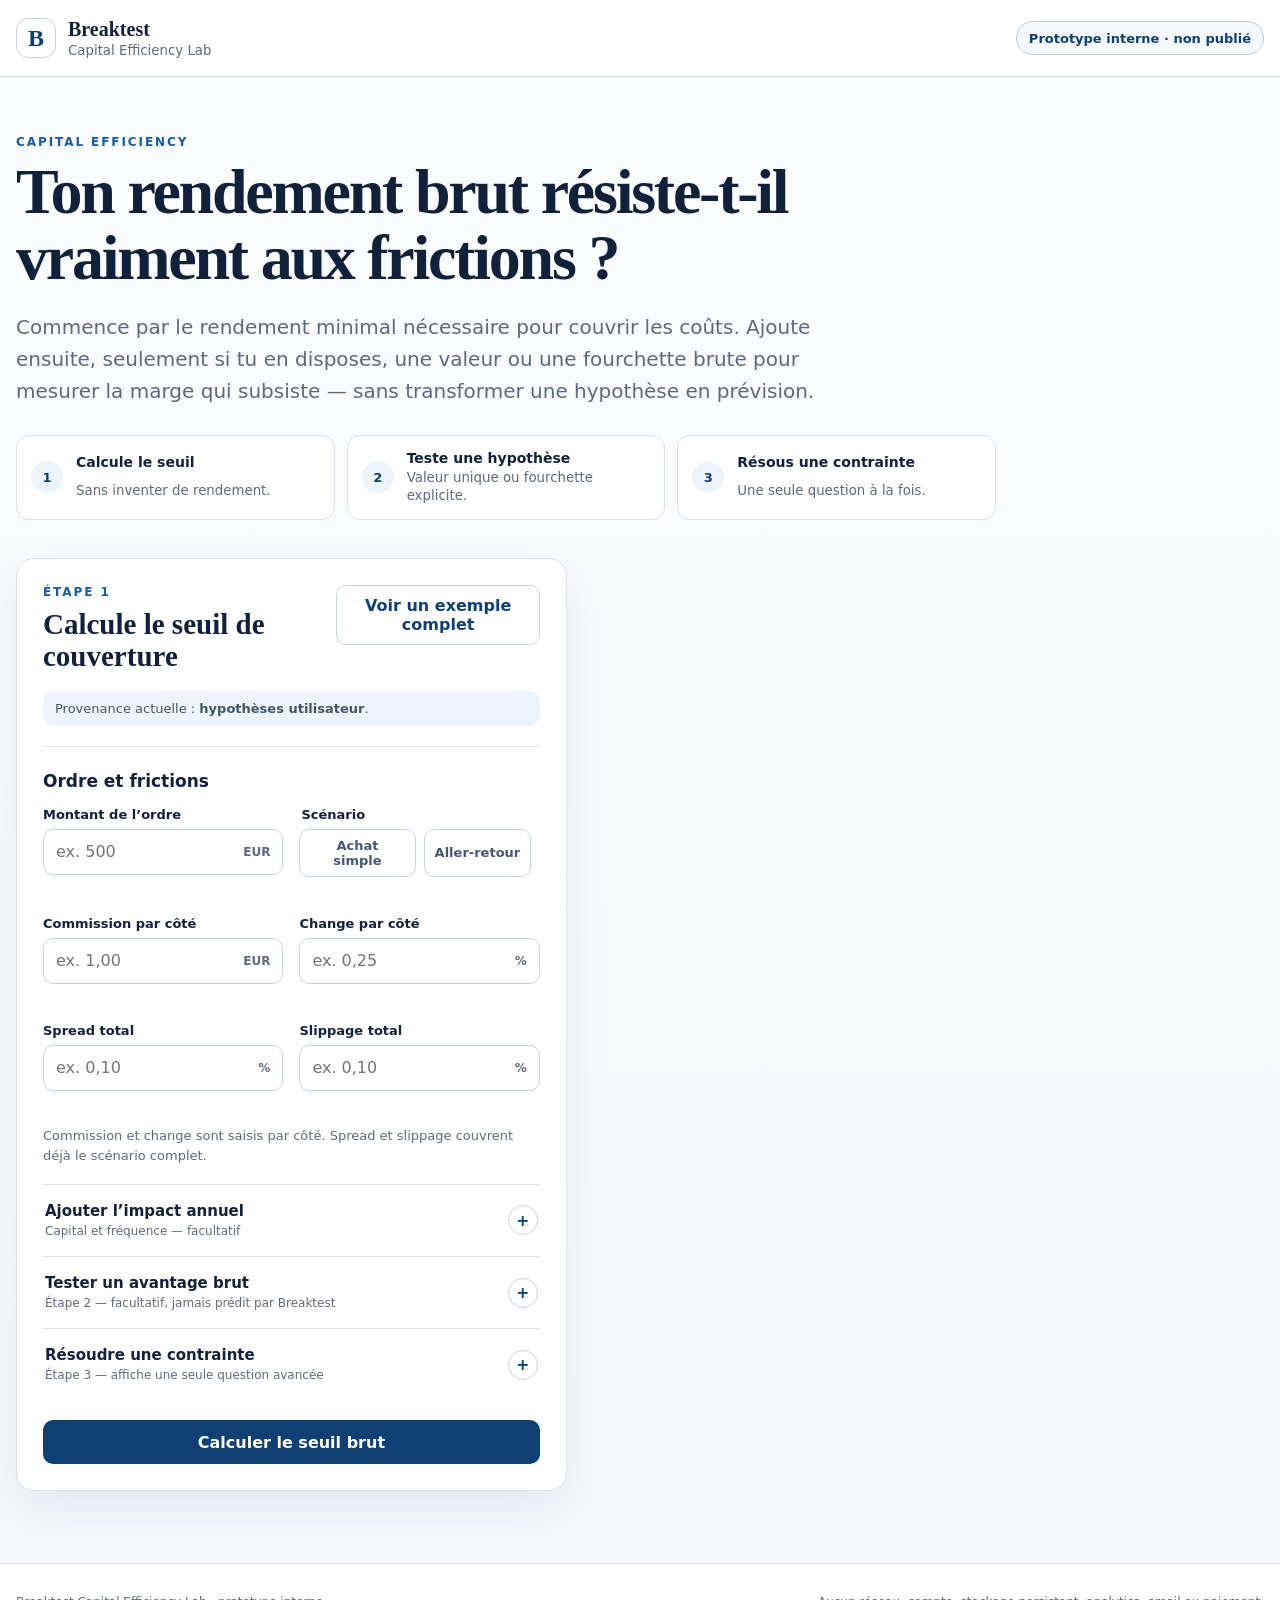
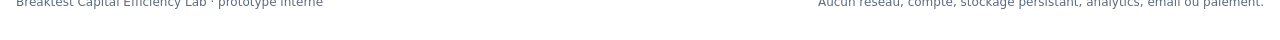
<file: capital_efficiency_lab/index.html>
<!doctype html>
<html lang="fr">
<head>
  <meta charset="utf-8">
  <meta name="viewport" content="width=device-width, initial-scale=1">
  <meta name="description" content="Laboratoire interne Breaktest Capital Efficiency : seuil brut, avantage conservé et stabilité d'une fourchette après frictions.">
  <title>Breaktest — Capital Efficiency Lab</title>
  <link rel="stylesheet" href="styles.css">
</head>
<body>
  <a class="skip-link" href="#lab-form">Aller au laboratoire</a>
  <header class="topbar">
    <div class="shell topbar-inner">
      <div class="brand"><span class="brand-mark" aria-hidden="true">B</span><span><strong>Breaktest</strong><small>Capital Efficiency Lab</small></span></div>
      <div class="status-pill">Prototype interne · non publié</div>
    </div>
  </header>

  <main>
    <section class="hero shell">
      <p class="eyebrow">CAPITAL EFFICIENCY</p>
      <h1>Ton rendement brut résiste-t-il vraiment aux frictions&nbsp;?</h1>
      <p>Commence par le rendement minimal nécessaire pour couvrir les coûts. Ajoute ensuite, seulement si tu en disposes, une valeur ou une fourchette brute pour mesurer la marge qui subsiste — sans transformer une hypothèse en prévision.</p>
      <ol class="journey" aria-label="Parcours en trois étapes">
        <li><span>1</span><strong>Calcule le seuil</strong><small>Sans inventer de rendement.</small></li>
        <li><span>2</span><strong>Teste une hypothèse</strong><small>Valeur unique ou fourchette explicite.</small></li>
        <li><span>3</span><strong>Résous une contrainte</strong><small>Une seule question à la fois.</small></li>
      </ol>
    </section>

    <section class="shell workspace" aria-label="Laboratoire Capital Efficiency">
      <form id="lab-form" class="input-panel" novalidate>
        <div class="panel-heading">
          <div><p class="eyebrow">ÉTAPE 1</p><h2>Calcule le seuil de couverture</h2></div>
          <button id="load-demo" class="button secondary" type="button">Voir un exemple complet</button>
        </div>
        <p id="provenance-banner" class="provenance-banner">Provenance actuelle : <strong>hypothèses utilisateur</strong>.</p>
        <div id="error-summary" class="error-summary" role="alert" hidden></div>

        <div class="form-section compact-first">
          <h3>Ordre et frictions</h3>
          <div class="form-grid">
            <div class="field">
              <label for="orderNotionalEur">Montant de l’ordre</label>
              <div class="input-unit"><input id="orderNotionalEur" name="orderNotionalEur" inputmode="decimal" value="500" aria-describedby="order-error"><b>EUR</b></div>
              <p id="order-error" class="field-error" data-error-for="orderNotionalEur"></p>
            </div>
            <fieldset class="field segmented-field">
              <legend>Scénario</legend>
              <div class="segmented">
                <label><input type="radio" name="sideCount" value="1"><span>Achat simple</span></label>
                <label><input type="radio" name="sideCount" value="2" checked><span>Aller-retour</span></label>
              </div>
              <p class="field-error" data-error-for="sideCount"></p>
            </fieldset>
            <div class="field">
              <label for="commissionPerSideEur">Commission par côté</label>
              <div class="input-unit"><input id="commissionPerSideEur" name="commissionPerSideEur" inputmode="decimal" value="1" aria-describedby="commission-error"><b>EUR</b></div>
              <p id="commission-error" class="field-error" data-error-for="commissionPerSideEur"></p>
            </div>
            <div class="field">
              <label for="fxRatePerSidePercent">Change par côté</label>
              <div class="input-unit"><input id="fxRatePerSidePercent" name="fxRatePerSidePercent" inputmode="decimal" value="0,25" aria-describedby="fx-error"><b>%</b></div>
              <p id="fx-error" class="field-error" data-error-for="fxRatePerSidePercent"></p>
            </div>
            <div class="field">
              <label for="spreadTotalPercent">Spread total</label>
              <div class="input-unit"><input id="spreadTotalPercent" name="spreadTotalPercent" inputmode="decimal" value="0,10" aria-describedby="spread-error"><b>%</b></div>
              <p id="spread-error" class="field-error" data-error-for="spreadTotalPercent"></p>
            </div>
            <div class="field">
              <label for="slippageTotalPercent">Slippage total</label>
              <div class="input-unit"><input id="slippageTotalPercent" name="slippageTotalPercent" inputmode="decimal" value="0,10" aria-describedby="slippage-error"><b>%</b></div>
              <p id="slippage-error" class="field-error" data-error-for="slippageTotalPercent"></p>
            </div>
          </div>
          <p class="section-note">Commission et change sont saisis par côté. Spread et slippage couvrent déjà le scénario complet.</p>
        </div>

        <details id="annual-details" class="progressive-section">
          <summary><span><b>Ajouter l’impact annuel</b><small>Capital et fréquence — facultatif</small></span></summary>
          <div class="details-content form-grid">
            <div class="field">
              <label for="capitalEur">Capital de référence</label>
              <div class="input-unit"><input id="capitalEur" name="capitalEur" inputmode="decimal" placeholder="5 000" aria-describedby="capital-help capital-error"><b>EUR</b></div>
              <small id="capital-help">Utilisé uniquement pour rapporter les frictions annuelles au capital.</small>
              <p id="capital-error" class="field-error" data-error-for="capitalEur"></p>
            </div>
            <div class="field">
              <label for="monthlyOperations">Opérations mensuelles</label>
              <div class="input-unit"><input id="monthlyOperations" name="monthlyOperations" inputmode="decimal" value="4" aria-describedby="monthly-error"><b>/ mois</b></div>
              <p id="monthly-error" class="field-error" data-error-for="monthlyOperations"></p>
            </div>
          </div>
        </details>

        <details id="edge-details" class="progressive-section">
          <summary><span><b>Tester un avantage brut</b><small>Étape 2 — facultatif, jamais prédit par Breaktest</small></span></summary>
          <div class="details-content">
            <fieldset class="field segmented-field edge-mode-field">
              <legend>Mode d’hypothèse</legend>
              <div class="segmented three-way">
                <label><input type="radio" name="edgeInputMode" value="threshold" checked><span>Seuil seul</span></label>
                <label><input type="radio" name="edgeInputMode" value="point"><span>Valeur unique</span></label>
                <label><input type="radio" name="edgeInputMode" value="range"><span>Fourchette</span></label>
              </div>
              <p class="section-note">Le choix du mode est explicite. Breaktest ne complète ni ne réordonne une fourchette.</p>
            </fieldset>

            <div id="point-edge-fields" class="edge-mode-panel" hidden>
              <div class="field featured-field">
                <label for="grossEdgePercent">Rendement brut moyen supposé</label>
                <div class="input-unit"><input id="grossEdgePercent" name="grossEdgePercent" inputmode="decimal" placeholder="ex. 2,00" aria-describedby="gross-help gross-error"><b>% / opération</b></div>
                <small id="gross-help">Cette hypothèse doit venir de ta méthode, d’un test ou d’une mesure externe. Breaktest ne l’estime pas.</small>
                <p id="gross-error" class="field-error" data-error-for="grossEdgePercent"></p>
              </div>
            </div>

            <div id="range-edge-fields" class="edge-mode-panel" hidden>
              <div class="range-intro">
                <strong>Trois hypothèses, aucune probabilité.</strong>
                <p>La borne basse, le scénario central et la borne haute sont saisis par toi. Ils ne forment ni un intervalle de confiance ni une prévision.</p>
              </div>
              <div class="form-grid range-input-grid">
                <div class="field">
                  <label for="grossEdgeLowPercent">Hypothèse basse</label>
                  <div class="input-unit"><input id="grossEdgeLowPercent" name="grossEdgeLowPercent" inputmode="decimal" placeholder="ex. 0,80" aria-describedby="range-low-error"><b>% / opération</b></div>
                  <p id="range-low-error" class="field-error" data-error-for="grossEdgeLowPercent"></p>
                </div>
                <div class="field featured-field">
                  <label for="grossEdgeBasePercent">Hypothèse centrale</label>
                  <div class="input-unit"><input id="grossEdgeBasePercent" name="grossEdgeBasePercent" inputmode="decimal" placeholder="ex. 2,00" aria-describedby="range-base-error"><b>% / opération</b></div>
                  <p id="range-base-error" class="field-error" data-error-for="grossEdgeBasePercent"></p>
                </div>
                <div class="field">
                  <label for="grossEdgeHighPercent">Hypothèse haute</label>
                  <div class="input-unit"><input id="grossEdgeHighPercent" name="grossEdgeHighPercent" inputmode="decimal" placeholder="ex. 3,00" aria-describedby="range-high-error"><b>% / opération</b></div>
                  <p id="range-high-error" class="field-error" data-error-for="grossEdgeHighPercent"></p>
                </div>
              </div>
            </div>
          </div>
        </details>

        <details id="constraint-details" class="progressive-section">
          <summary><span><b>Résoudre une contrainte</b><small>Étape 3 — affiche une seule question avancée</small></span></summary>
          <div class="details-content">
            <div class="field">
              <label for="constraintMode">Question à résoudre</label>
              <select id="constraintMode" name="constraintMode">
                <option value="none">Aucune — afficher seulement le diagnostic</option>
                <option value="positive">Quelle taille couvre les frictions avec une marge positive ?</option>
                <option value="retention">Quelle taille conserve une part choisie du brut ?</option>
                <option value="budget">Quelle fréquence reste sous un budget annuel ?</option>
                <option value="targetNet">Quel brut est requis pour une marge nette cible ?</option>
              </select>
            </div>
            <div class="constraint-option" data-constraint="retention" hidden>
              <div class="field">
                <label for="retentionTargetPercent">Part du brut à conserver</label>
                <div class="input-unit"><input id="retentionTargetPercent" name="retentionTargetPercent" inputmode="decimal" placeholder="ex. 50"><b>%</b></div>
                <p class="field-error" data-error-for="retentionTargetPercent"></p>
              </div>
            </div>
            <div class="constraint-option" data-constraint="budget" hidden>
              <div class="field">
                <label for="annualDragBudgetPercent">Budget annuel maximal de friction</label>
                <div class="input-unit"><input id="annualDragBudgetPercent" name="annualDragBudgetPercent" inputmode="decimal" placeholder="ex. 3,00"><b>% du capital</b></div>
                <p class="field-error" data-error-for="annualDragBudgetPercent"></p>
                <small>Exige aussi le capital de référence dans « impact annuel ».</small>
              </div>
            </div>
            <div class="constraint-option" data-constraint="targetNet" hidden>
              <div class="field">
                <label for="targetNetPercent">Marge nette cible</label>
                <div class="input-unit"><input id="targetNetPercent" name="targetNetPercent" inputmode="decimal" placeholder="ex. 1,00"><b>% / opération</b></div>
                <p class="field-error" data-error-for="targetNetPercent"></p>
              </div>
            </div>
            <p class="section-note">Une frontière mathématique décrit une condition. Elle ne recommande ni taille ni fréquence.</p>
          </div>
        </details>

        <button id="submit-analysis" class="button primary submit-button" type="submit">Calculer le seuil brut</button>
      </form>

      <section id="results" class="results-panel" tabindex="-1" hidden>
        <div class="result-header">
          <div><p class="eyebrow">RÉSULTAT PRINCIPAL</p><h2 id="primary-title">—</h2></div>
          <span id="result-provenance" class="status-pill subtle">—</span>
        </div>
        <div id="primary-result" class="primary-result"></div>
        <p id="primary-explanation" class="primary-explanation"></p>

        <div class="core-grid" aria-label="Indicateurs de structure">
          <article class="metric"><span>Seuil brut nécessaire</span><strong id="break-even-value">—</strong><small>pour couvrir les frictions</small></article>
          <article class="metric"><span>Plancher variable</span><strong id="variable-floor-value">—</strong><small>ne baisse pas quand l’ordre grossit</small></article>
          <article class="metric"><span>Coût fixe</span><strong id="fixed-cost-value">—</strong><small>se dilue avec la taille</small></article>
          <article class="metric secondary-metric"><span>Coût total</span><strong id="total-cost-value">—</strong><small>composante explicative</small></article>
        </div>

        <section id="edge-section" class="result-section" hidden>
          <div class="section-title"><h3>Ce qui reste de la valeur brute unique</h3><p>Brut saisi − frictions = marge nette.</p></div>
          <div class="edge-grid">
            <article class="metric emphasis"><span>Part conservée</span><strong id="retained-edge-value">—</strong><small id="retained-edge-note">—</small></article>
            <article class="metric"><span>Marge nette</span><strong id="net-edge-value">—</strong><small id="net-edge-eur">—</small></article>
            <article class="metric"><span>Part absorbée</span><strong id="absorbed-edge-value">—</strong><small>du rendement brut saisi</small></article>
            <article class="metric"><span>Rendement brut saisi</span><strong id="gross-edge-value">—</strong><small id="gross-edge-eur">—</small></article>
          </div>
        </section>

        <section id="range-section" class="result-section" hidden>
          <div class="section-title"><h3>Stabilité dans la fourchette saisie</h3><p>Hypothèses utilisateur — aucune probabilité.</p></div>
          <p id="range-summary" class="range-summary"></p>
          <div class="range-grid" aria-label="Marges basse, centrale et haute">
            <article class="range-card" data-range="low"><span>Hypothèse basse</span><strong id="range-low-net">—</strong><small id="range-low-detail">—</small></article>
            <article class="range-card central" data-range="base"><span>Hypothèse centrale</span><strong id="range-base-net">—</strong><small id="range-base-detail">—</small></article>
            <article class="range-card" data-range="high"><span>Hypothèse haute</span><strong id="range-high-net">—</strong><small id="range-high-detail">—</small></article>
          </div>
          <p id="range-floor-note" class="interpretation-note"></p>
          <p id="range-shape-note" class="range-shape-note"></p>
        </section>

        <section id="constraint-section" class="result-section" hidden>
          <div class="section-title"><h3>Contrainte choisie</h3><p>Condition mathématique — aucune prescription.</p></div>
          <div id="constraints-grid" class="constraints-grid single"></div>
        </section>

        <details class="result-disclosure" open>
          <summary><span><b>Comprendre le seuil</b><small>Coût diluable, plancher et sensibilité</small></span></summary>
          <div class="disclosure-content">
            <div class="structure-grid">
              <div class="structure-card">
                <div class="structure-label"><span>Coût fixe</span><strong id="fixed-share-value">—</strong></div>
                <div class="bar"><span id="fixed-share-bar"></span></div>
                <p>La commission fixe est répartie sur un montant d’ordre plus important.</p>
              </div>
              <div class="structure-card">
                <div class="structure-label"><span>Coût variable</span><strong id="variable-share-value">—</strong></div>
                <div class="bar variable"><span id="variable-share-bar"></span></div>
                <p>Change, spread et slippage forment un plancher proportionnel dans ce modèle.</p>
              </div>
            </div>
            <p id="equal-order-note" class="interpretation-note"></p>
            <div class="section-title compact-title"><h3>Sensibilité à la taille</h3><p>Les autres hypothèses restent constantes.</p></div>
            <div id="sensitivity-chart" class="sensitivity-chart" role="img" aria-label="Évolution du seuil brut selon la taille d’ordre"></div>
          </div>
        </details>

        <details class="result-disclosure evidence-section">
          <summary><span><b>Méthode, preuve et limites</b><small>Version, provenance et domaine de validité</small></span></summary>
          <div class="disclosure-content">
            <dl class="evidence-list">
              <div><dt>Version du calcul</dt><dd id="calculation-version">—</dd></div>
              <div><dt>Mode d’hypothèse</dt><dd id="evidence-mode">—</dd></div>
              <div><dt>Provenance</dt><dd id="evidence-provenance">—</dd></div>
              <div><dt>Convention</dt><dd id="side-convention">—</dd></div>
              <div><dt>Projection annuelle</dt><dd>Arithmétique, sans capitalisation ni positions simultanées.</dd></div>
              <div><dt>Non modélisé</dt><dd>Rendement futur, fiscalité, impact de marché calibré, financement, exécution réelle.</dd></div>
            </dl>
            <p class="disclaimer">Outil d’information et de calcul. Les sorties reposent sur les hypothèses saisies et ne constituent ni une recommandation, ni une prévision, ni un conseil en investissement.</p>
          </div>
        </details>
      </section>
    </section>
  </main>

  <footer class="footer"><div class="shell"><p>Breaktest Capital Efficiency Lab · prototype interne</p><p>Aucun réseau, compte, stockage persistant, analytics, email ou paiement.</p></div></footer>
  <div id="result-live" class="sr-only" aria-live="polite"></div>
  <script src="engine.js"></script>
  <script src="app.js"></script>
  <script src="result_freshness.js"></script>
</body>
</html>
</file>
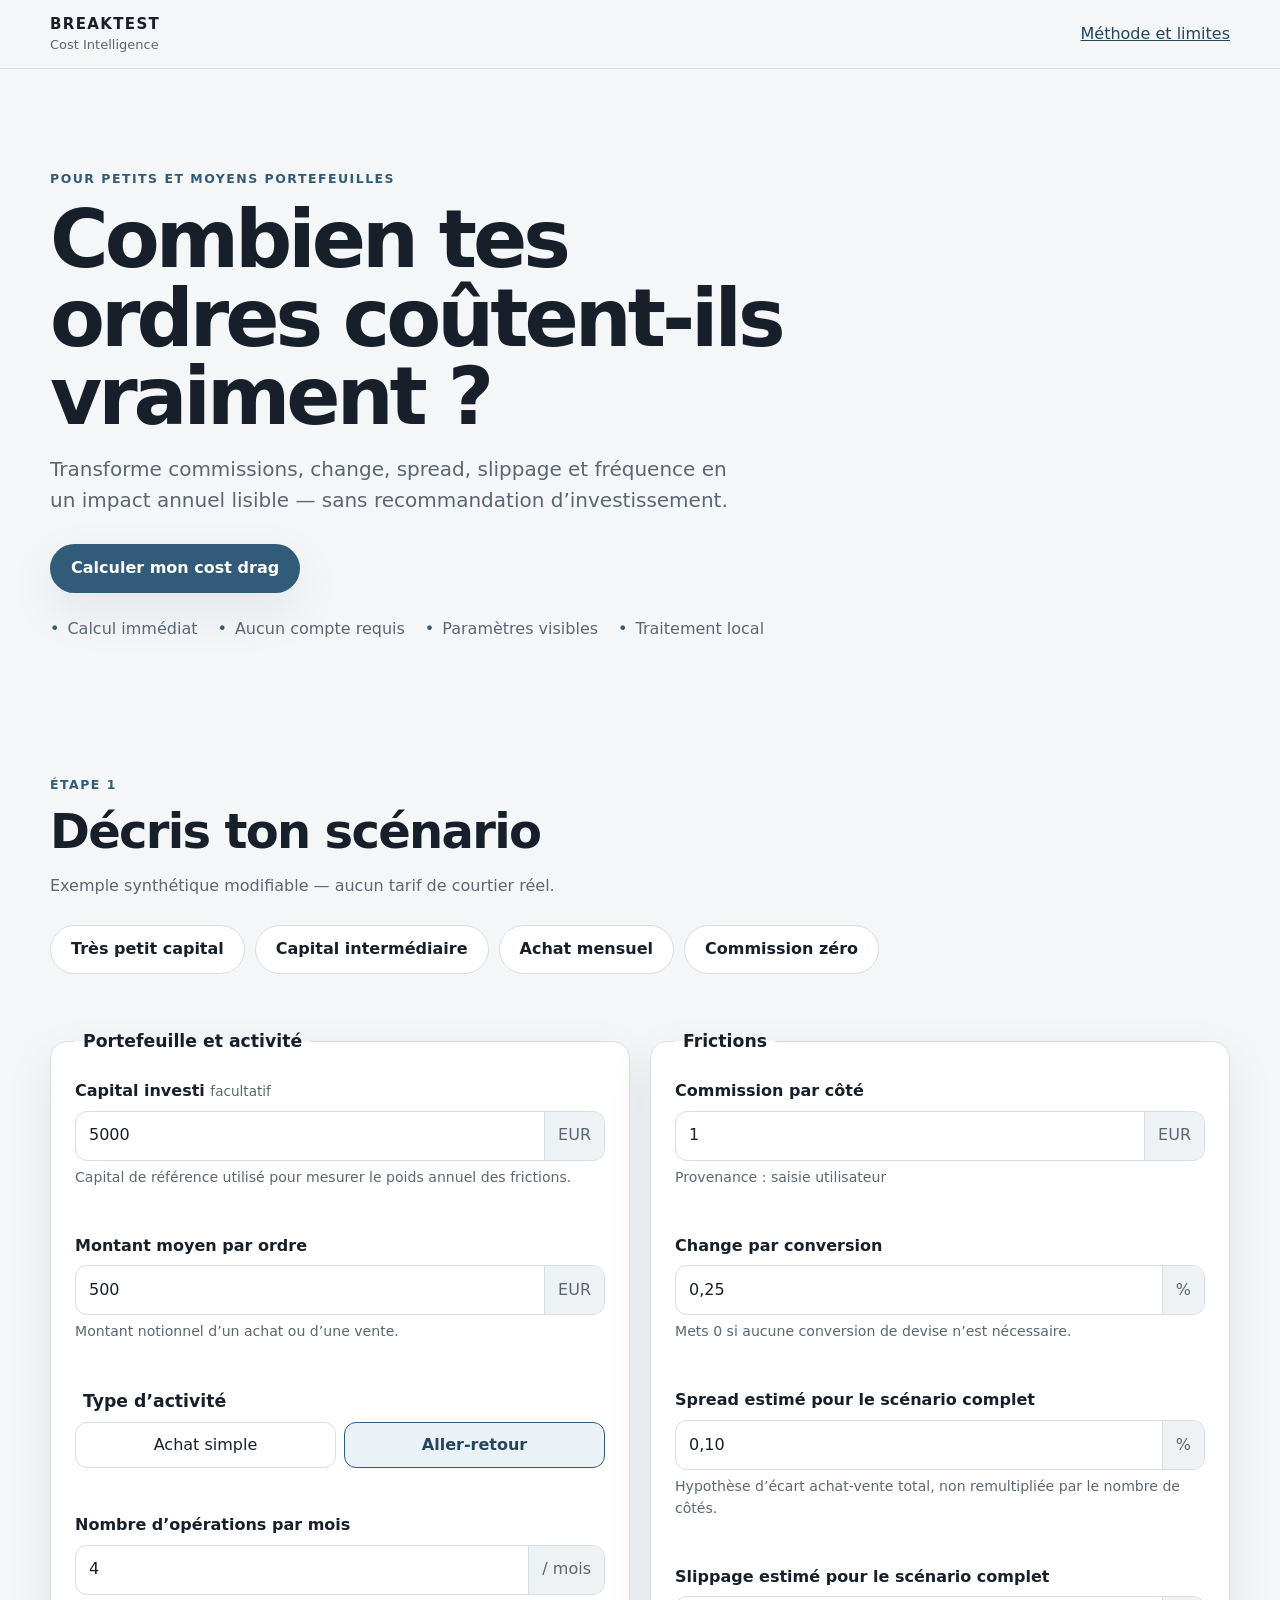
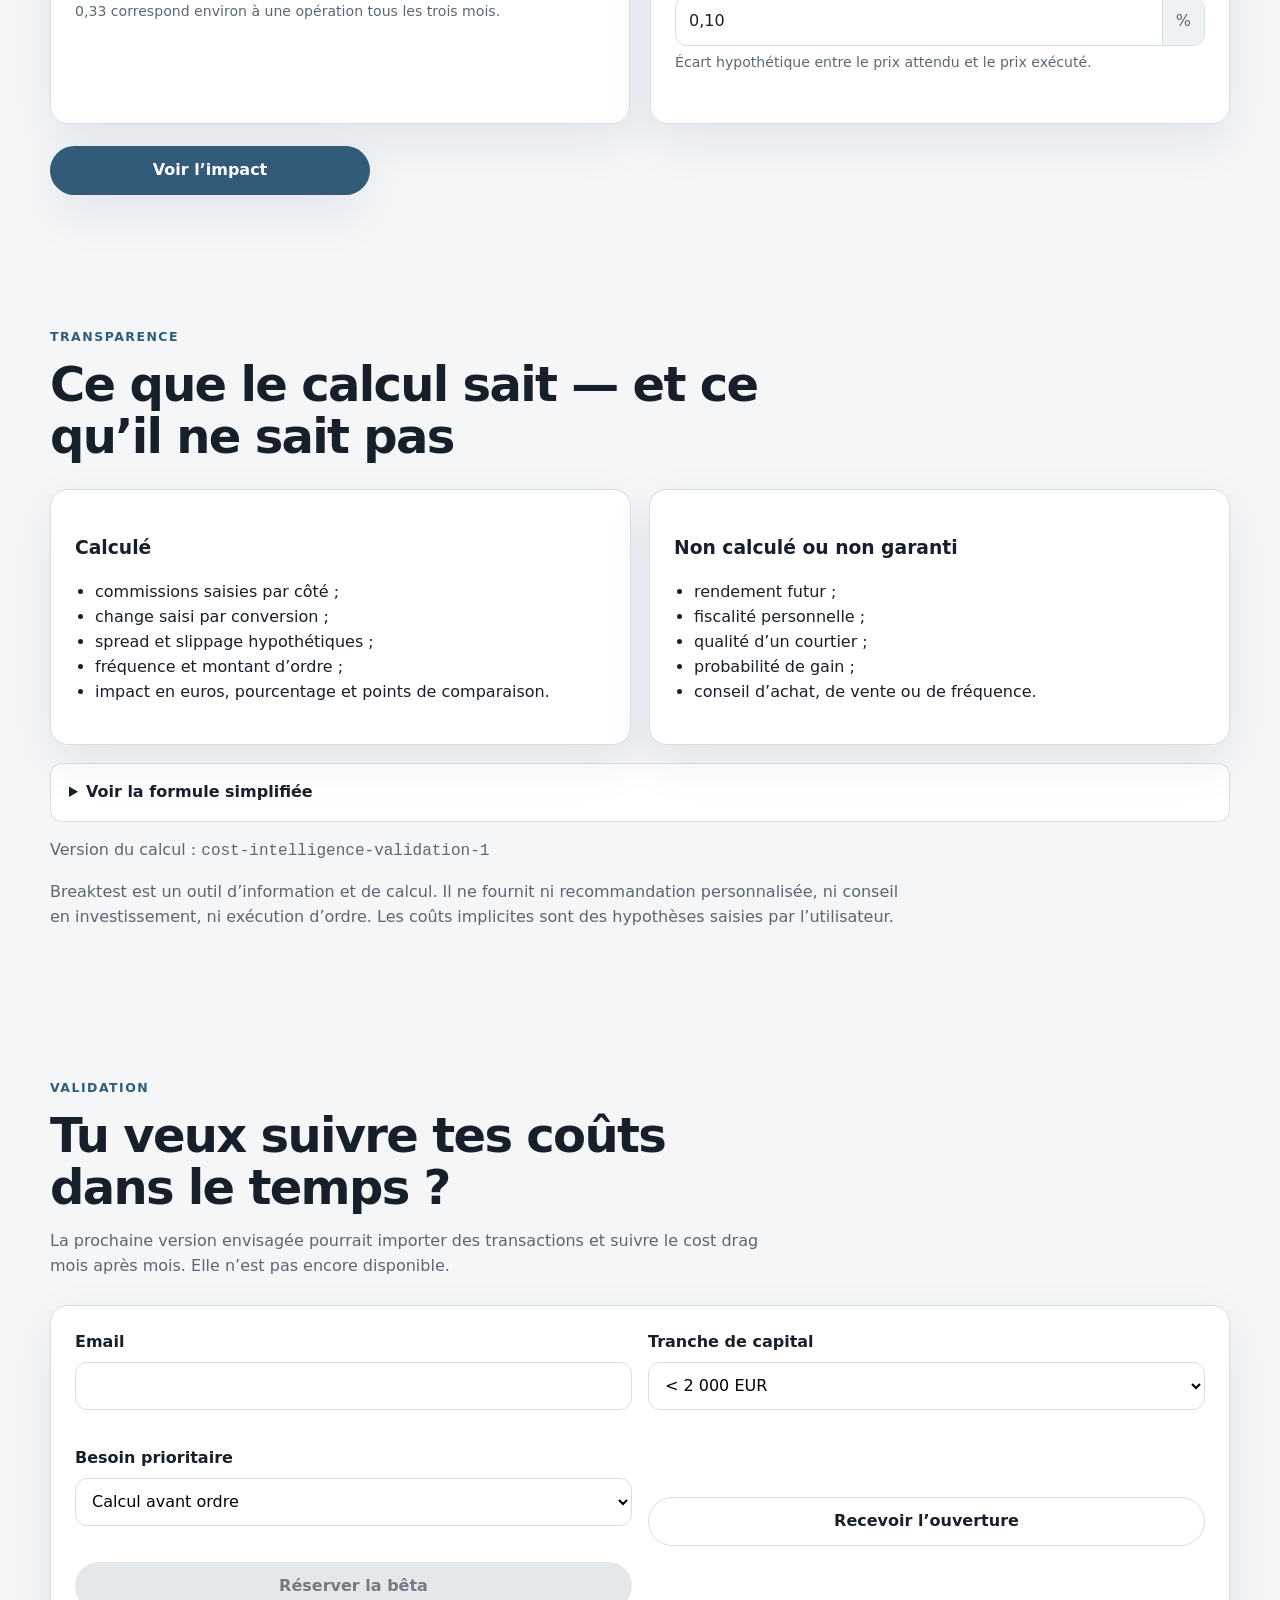
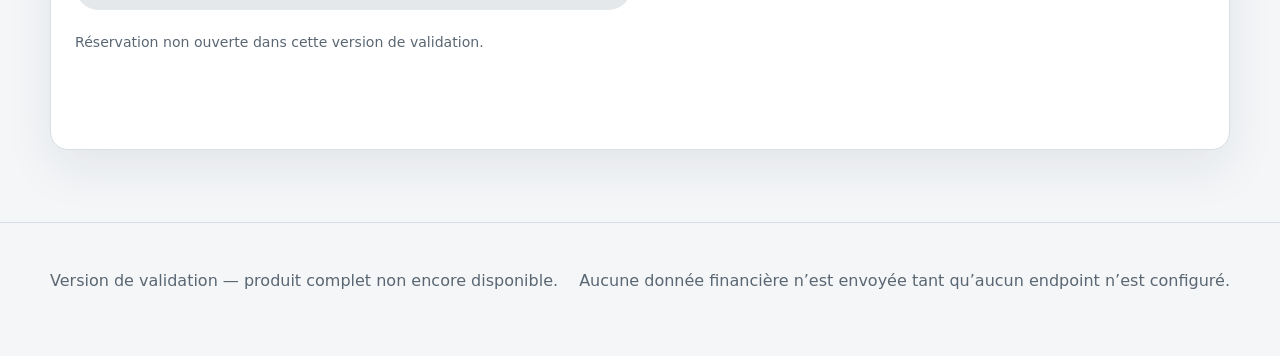
<file: validation_site/index.html>
<!doctype html>
<html lang="fr">
<head>
  <meta charset="utf-8">
  <meta name="viewport" content="width=device-width, initial-scale=1">
  <title>Breaktest — Combien tes ordres coûtent-ils vraiment ?</title>
  <meta name="description" content="Calcule l’impact des commissions, du change, du spread, du slippage et de la fréquence sur un petit ou moyen portefeuille.">
  <link rel="stylesheet" href="styles.css">
</head>
<body>
  <a class="skip-link" href="#calculator">Aller au calculateur</a>
  <header class="topbar">
    <div class="shell topbar-inner">
      <a class="brand" href="#top" aria-label="Breaktest, accueil">
        <strong>BREAKTEST</strong><span>Cost Intelligence</span>
      </a>
      <a href="#method">Méthode et limites</a>
    </div>
  </header>

  <main id="top">
    <section class="hero shell">
      <p class="eyebrow">POUR PETITS ET MOYENS PORTEFEUILLES</p>
      <h1>Combien tes ordres coûtent-ils vraiment&nbsp;?</h1>
      <p class="hero-copy">Transforme commissions, change, spread, slippage et fréquence en un impact annuel lisible — sans recommandation d’investissement.</p>
      <button id="hero-cta" class="button primary" type="button">Calculer mon cost drag</button>
      <ul class="proofs" aria-label="Caractéristiques du calculateur">
        <li>Calcul immédiat</li><li>Aucun compte requis</li><li>Paramètres visibles</li><li>Traitement local</li>
      </ul>
    </section>

    <section id="calculator" class="section shell">
      <div class="section-heading">
        <p class="eyebrow">ÉTAPE 1</p>
        <h2>Décris ton scénario</h2>
        <p>Exemple synthétique modifiable — aucun tarif de courtier réel.</p>
      </div>
      <div class="demo-row" aria-label="Scénarios synthétiques">
        <button type="button" class="button secondary" data-demo="small_round_trip">Très petit capital</button>
        <button type="button" class="button secondary" data-demo="intermediate_round_trip">Capital intermédiaire</button>
        <button type="button" class="button secondary" data-demo="monthly_eur_buy">Achat mensuel</button>
        <button type="button" class="button secondary" data-demo="zero_commission_round_trip">Commission zéro</button>
      </div>
      <p id="demo-status" class="status" aria-live="polite"></p>

      <form id="cost-form" novalidate>
        <div id="error-summary" class="error-summary" role="alert" hidden></div>
        <div class="form-grid">
          <fieldset class="panel">
            <legend>Portefeuille et activité</legend>
            <div class="field">
              <label for="capitalEur">Capital investi <span class="optional">facultatif</span></label>
              <div class="input-unit"><input id="capitalEur" name="capitalEur" inputmode="decimal" value="5000" aria-describedby="capital-help capital-error"><span>EUR</span></div>
              <p id="capital-help" class="help">Capital de référence utilisé pour mesurer le poids annuel des frictions.</p>
              <p id="capital-error" class="field-error" data-error-for="capitalEur"></p>
            </div>
            <div class="field">
              <label for="orderAmountEur">Montant moyen par ordre</label>
              <div class="input-unit"><input id="orderAmountEur" name="orderAmountEur" inputmode="decimal" value="500" aria-describedby="order-help order-error"><span>EUR</span></div>
              <p id="order-help" class="help">Montant notionnel d’un achat ou d’une vente.</p>
              <p id="order-error" class="field-error" data-error-for="orderAmountEur"></p>
            </div>
            <fieldset class="segmented-field">
              <legend>Type d’activité</legend>
              <div class="segmented">
                <label><input type="radio" name="activityType" value="single_buy"><span>Achat simple</span></label>
                <label><input type="radio" name="activityType" value="round_trip" checked><span>Aller-retour</span></label>
              </div>
              <p class="field-error" data-error-for="activityType"></p>
            </fieldset>
            <div class="field">
              <label for="monthlyFrequency">Nombre d’opérations par mois</label>
              <div class="input-unit"><input id="monthlyFrequency" name="monthlyFrequency" inputmode="decimal" value="4" aria-describedby="frequency-help frequency-error"><span>/ mois</span></div>
              <p id="frequency-help" class="help">0,33 correspond environ à une opération tous les trois mois.</p>
              <p id="frequency-error" class="field-error" data-error-for="monthlyFrequency"></p>
            </div>
          </fieldset>

          <fieldset class="panel">
            <legend>Frictions</legend>
            <div class="field">
              <label for="commissionPerSideEur">Commission par côté</label>
              <div class="input-unit"><input id="commissionPerSideEur" name="commissionPerSideEur" inputmode="decimal" value="1" aria-describedby="commission-error"><span>EUR</span></div>
              <p class="provenance">Provenance : saisie utilisateur</p>
              <p id="commission-error" class="field-error" data-error-for="commissionPerSideEur"></p>
            </div>
            <div class="field">
              <label for="fxPerConversionPercent">Change par conversion</label>
              <div class="input-unit"><input id="fxPerConversionPercent" name="fxPerConversionPercent" inputmode="decimal" value="0,25" aria-describedby="fx-help fx-error"><span>%</span></div>
              <p id="fx-help" class="help">Mets 0 si aucune conversion de devise n’est nécessaire.</p>
              <p id="fx-error" class="field-error" data-error-for="fxPerConversionPercent"></p>
            </div>
            <div class="field">
              <label for="spreadPercent">Spread estimé pour le scénario complet</label>
              <div class="input-unit"><input id="spreadPercent" name="spreadPercent" inputmode="decimal" value="0,10" aria-describedby="spread-help spread-error"><span>%</span></div>
              <p id="spread-help" class="help">Hypothèse d’écart achat-vente total, non remultipliée par le nombre de côtés.</p>
              <p id="spread-error" class="field-error" data-error-for="spreadPercent"></p>
            </div>
            <div class="field">
              <label for="slippagePercent">Slippage estimé pour le scénario complet</label>
              <div class="input-unit"><input id="slippagePercent" name="slippagePercent" inputmode="decimal" value="0,10" aria-describedby="slippage-help slippage-error"><span>%</span></div>
              <p id="slippage-help" class="help">Écart hypothétique entre le prix attendu et le prix exécuté.</p>
              <p id="slippage-error" class="field-error" data-error-for="slippagePercent"></p>
            </div>
          </fieldset>
        </div>
        <button class="button primary submit-button" type="submit">Voir l’impact</button>
      </form>
    </section>

    <section id="results" class="section shell results" tabindex="-1" hidden>
      <p class="eyebrow">ÉTAPE 2</p>
      <h2>Lis l’impact du scénario</h2>
      <div class="metrics-grid">
        <article class="metric primary-metric">
          <p id="operation-label">Coût estimé par aller-retour</p>
          <strong id="metric-operation">—</strong>
          <span id="metric-operation-rate">—</span>
        </article>
        <article class="metric"><p>Coût annuel estimé</p><strong id="metric-annual">—</strong><span id="metric-frequency">—</span></article>
        <article class="metric"><p>Part du capital absorbée</p><strong id="metric-capital">—</strong><span id="capital-note">—</span></article>
        <article class="metric"><p>Seuil de couverture des frais</p><strong id="metric-break-even">—</strong><span>Ne mesure ni la probabilité de gain ni l’intérêt de l’opération.</span></article>
      </div>
      <p class="interpretation">Selon les hypothèses saisies, le résultat brut doit d’abord couvrir les frictions affichées avant de produire un résultat net positif.</p>

      <div class="subsection">
        <h3>Ce qui compose le coût</h3>
        <div id="component-list" class="component-list"></div>
      </div>

      <div class="subsection">
        <h3>Deux variations descriptives</h3>
        <p>Les écarts ci-dessous sont mathématiques. Breaktest ne désigne aucun scénario comme préférable.</p>
        <div id="comparison-grid" class="comparison-grid"></div>
      </div>

      <div class="share-box">
        <label class="checkbox"><input id="share-capital" type="checkbox"> Inclure volontairement mon capital exact dans le texte partagé</label>
        <button id="share-result" class="button secondary" type="button">Partager ce résultat</button>
        <p id="share-status" class="status" aria-live="polite"></p>
      </div>
    </section>

    <section id="method" class="section shell method">
      <div class="section-heading"><p class="eyebrow">TRANSPARENCE</p><h2>Ce que le calcul sait — et ce qu’il ne sait pas</h2></div>
      <div class="method-grid">
        <article class="panel"><h3>Calculé</h3><ul><li>commissions saisies par côté ;</li><li>change saisi par conversion ;</li><li>spread et slippage hypothétiques ;</li><li>fréquence et montant d’ordre ;</li><li>impact en euros, pourcentage et points de comparaison.</li></ul></article>
        <article class="panel"><h3>Non calculé ou non garanti</h3><ul><li>rendement futur ;</li><li>fiscalité personnelle ;</li><li>qualité d’un courtier ;</li><li>probabilité de gain ;</li><li>conseil d’achat, de vente ou de fréquence.</li></ul></article>
      </div>
      <details>
        <summary>Voir la formule simplifiée</summary>
        <p>Coût total = commissions par côté + change par conversion + spread total du scénario + slippage total du scénario. Coût annuel = coût par opération × fréquence mensuelle × 12.</p>
      </details>
      <p class="version">Version du calcul : <code id="calculation-version">cost-intelligence-validation-1</code></p>
      <p class="disclaimer">Breaktest est un outil d’information et de calcul. Il ne fournit ni recommandation personnalisée, ni conseil en investissement, ni exécution d’ordre. Les coûts implicites sont des hypothèses saisies par l’utilisateur.</p>
    </section>

    <section class="section shell interest">
      <div class="section-heading"><p class="eyebrow">VALIDATION</p><h2>Tu veux suivre tes coûts dans le temps&nbsp;?</h2><p>La prochaine version envisagée pourrait importer des transactions et suivre le cost drag mois après mois. Elle n’est pas encore disponible.</p></div>
      <form id="interest-form" class="panel interest-form">
        <div class="field"><label for="email">Email</label><input id="email" name="email" type="email" autocomplete="email"></div>
        <div class="field"><label for="capital-band">Tranche de capital</label><select id="capital-band" name="capitalBand"><option>&lt; 2 000 EUR</option><option>2 000–10 000 EUR</option><option>10 001–50 000 EUR</option><option>&gt; 50 000 EUR</option></select></div>
        <div class="field"><label for="primary-need">Besoin prioritaire</label><select id="primary-need" name="primaryNeed"><option>Calcul avant ordre</option><option>Import des frais</option><option>Comparaison de scénarios</option><option>Suivi mensuel</option></select></div>
        <button class="button secondary" type="submit">Recevoir l’ouverture</button>
        <button class="button muted" type="button" disabled aria-describedby="payment-note">Réserver la bêta</button>
        <p id="payment-note" class="help">Réservation non ouverte dans cette version de validation.</p>
        <p id="interest-status" class="status" aria-live="polite"></p>
      </form>
    </section>
  </main>

  <footer class="footer"><div class="shell"><p>Version de validation — produit complet non encore disponible.</p><p>Aucune donnée financière n’est envoyée tant qu’aucun endpoint n’est configuré.</p></div></footer>
  <div id="result-live" class="sr-only" aria-live="polite"></div>
  <script src="config.js"></script>
  <script src="calculator.js"></script>
  <script src="app.js"></script>
</body>
</html>
</file>
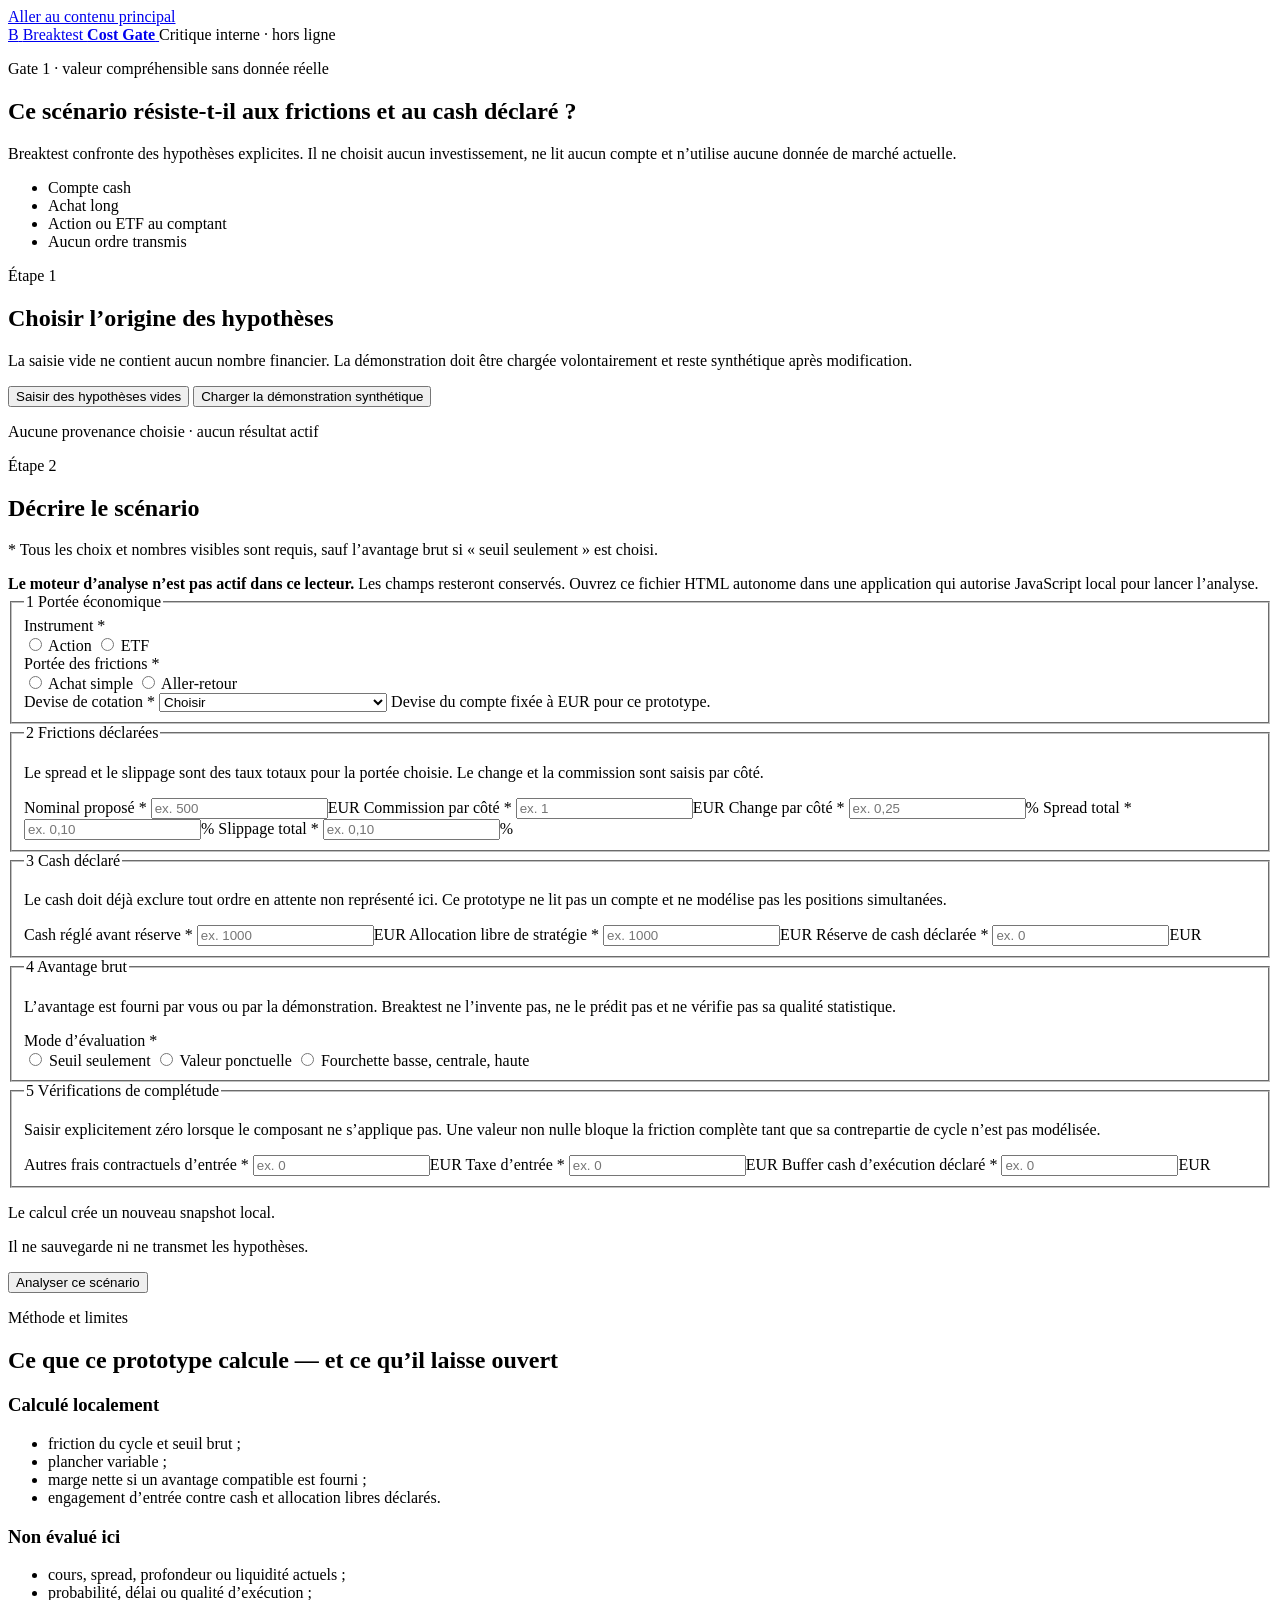
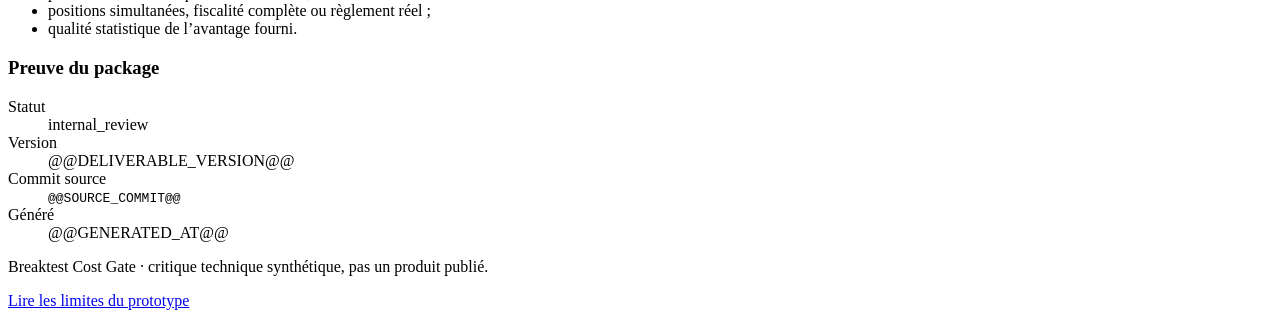
<file: cost_gate_critique/src/index.html>
<!doctype html>
<html lang="fr" class="no-js">
<head>
  <meta charset="utf-8">
  <meta name="viewport" content="width=device-width, initial-scale=1">
  <meta name="color-scheme" content="light">
  <title>Breaktest Cost Gate — critique hors ligne</title>
  <script>
    (function () {
      var root = document.documentElement;
      root.classList.remove('no-js');
      root.classList.add('js-loading');
      function showRuntimeFailure() {
        if (window.BreaktestCostGateAppReady) return;
        root.classList.remove('js-loading');
        root.classList.add('js-failed');
      }
      window.addEventListener('error', showRuntimeFailure);
      window.setTimeout(showRuntimeFailure, 1500);
    })();
  </script>
  <style>@@INLINE_STYLES@@</style>
</head>
<body>
  <a class="skip-link" href="#main-content">Aller au contenu principal</a>

  <header class="site-header">
    <div class="shell header-inner">
      <a class="brand" href="#top" aria-label="Breaktest Cost Gate, retour au début">
        <span class="brand-mark" aria-hidden="true">B</span>
        <span>Breaktest <strong>Cost Gate</strong></span>
      </a>
      <span class="review-badge">Critique interne · hors ligne</span>
    </div>
  </header>

  <main id="main-content" tabindex="-1">
    <section class="hero shell" id="top" aria-labelledby="page-title">
      <p class="eyebrow">Gate 1 · valeur compréhensible sans donnée réelle</p>
      <h1 id="page-title">Ce scénario résiste-t-il aux frictions et au cash déclaré&nbsp;?</h1>
      <p class="hero-copy">Breaktest confronte des hypothèses explicites. Il ne choisit aucun investissement, ne lit aucun compte et n’utilise aucune donnée de marché actuelle.</p>
      <ul class="scope-strip" aria-label="Périmètre de cette critique">
        <li>Compte cash</li>
        <li>Achat long</li>
        <li>Action ou ETF au comptant</li>
        <li>Aucun ordre transmis</li>
      </ul>
    </section>

    <section class="shell origin-panel" aria-labelledby="origin-title">
      <div>
        <p class="step-label">Étape 1</p>
        <h2 id="origin-title">Choisir l’origine des hypothèses</h2>
        <p>La saisie vide ne contient aucun nombre financier. La démonstration doit être chargée volontairement et reste synthétique après modification.</p>
      </div>
      <div class="origin-actions">
        <button class="button button-primary" type="button" id="manual-button">Saisir des hypothèses vides</button>
        <button class="button button-secondary" type="button" id="demo-button">Charger la démonstration synthétique</button>
      </div>
      <p class="provenance-banner provenance-neutral" id="provenance-banner" role="status">
        <span class="status-dot" aria-hidden="true"></span>
        <span id="provenance-text">Aucune provenance choisie · aucun résultat actif</span>
      </p>
    </section>

    <section class="shell workspace" aria-labelledby="scenario-title">
      <form id="scenario-form" novalidate>
        <div class="form-heading">
          <div>
            <p class="step-label">Étape 2</p>
            <h2 id="scenario-title">Décrire le scénario</h2>
          </div>
          <p class="required-note"><span aria-hidden="true">*</span> Tous les choix et nombres visibles sont requis, sauf l’avantage brut si « seuil seulement » est choisi.</p>
        </div>

        <div class="runtime-warning" id="runtime-warning" role="alert">
          <strong>Le moteur d’analyse n’est pas actif dans ce lecteur.</strong>
          Les champs resteront conservés. Ouvrez ce fichier HTML autonome dans une application qui autorise JavaScript local pour lancer l’analyse.
        </div>

        <div class="error-summary" id="error-summary" role="alert" tabindex="-1" hidden>
          <h3 id="error-summary-title">Le scénario contient des entrées à corriger</h3>
          <ul id="error-list"></ul>
        </div>

        <fieldset class="form-card">
          <legend><span>1</span> Portée économique</legend>
          <div class="field-grid field-grid-three">
            <div class="field-group" id="instrumentType-group">
              <span class="field-label">Instrument <span aria-hidden="true">*</span></span>
              <div class="segmented">
                <label><input type="radio" name="instrumentType" value="spot_equity"> Action</label>
                <label><input type="radio" name="instrumentType" value="spot_etf"> ETF</label>
              </div>
              <span class="field-error" id="instrumentType-error"></span>
            </div>

            <div class="field-group" id="operationScope-group">
              <span class="field-label">Portée des frictions <span aria-hidden="true">*</span></span>
              <div class="segmented">
                <label><input type="radio" name="operationScope" value="entry_leg"> Achat simple</label>
                <label><input type="radio" name="operationScope" value="complete_round_trip"> Aller-retour</label>
              </div>
              <span class="field-error" id="operationScope-error"></span>
            </div>

            <label class="field-group" for="quoteCurrency">
              <span class="field-label">Devise de cotation <span aria-hidden="true">*</span></span>
              <select id="quoteCurrency" name="quoteCurrency">
                <option value="" selected>Choisir</option>
                <option value="EUR">EUR · même devise que le compte</option>
                <option value="USD">USD · change explicite</option>
              </select>
              <span class="field-help">Devise du compte fixée à EUR pour ce prototype.</span>
              <span class="field-error" id="quoteCurrency-error"></span>
            </label>
          </div>
        </fieldset>

        <fieldset class="form-card">
          <legend><span>2</span> Frictions déclarées</legend>
          <p class="fieldset-intro">Le spread et le slippage sont des taux totaux pour la portée choisie. Le change et la commission sont saisis par côté.</p>
          <div class="field-grid">
            <label class="field-group" for="orderNotionalEur">
              <span class="field-label">Nominal proposé <span aria-hidden="true">*</span></span>
              <span class="input-with-unit"><input id="orderNotionalEur" name="orderNotionalEur" type="text" inputmode="decimal" autocomplete="off" placeholder="ex. 500"><span>EUR</span></span>
              <span class="field-error" id="orderNotionalEur-error"></span>
            </label>
            <label class="field-group" for="commissionPerSideEur">
              <span class="field-label">Commission par côté <span aria-hidden="true">*</span></span>
              <span class="input-with-unit"><input id="commissionPerSideEur" name="commissionPerSideEur" type="text" inputmode="decimal" autocomplete="off" placeholder="ex. 1"><span>EUR</span></span>
              <span class="field-error" id="commissionPerSideEur-error"></span>
            </label>
            <label class="field-group" for="fxRatePerSidePct">
              <span class="field-label">Change par côté <span aria-hidden="true">*</span></span>
              <span class="input-with-unit"><input id="fxRatePerSidePct" name="fxRatePerSidePct" type="text" inputmode="decimal" autocomplete="off" placeholder="ex. 0,25"><span>%</span></span>
              <span class="field-error" id="fxRatePerSidePct-error"></span>
            </label>
            <label class="field-group" for="spreadTotalPct">
              <span class="field-label">Spread total <span aria-hidden="true">*</span></span>
              <span class="input-with-unit"><input id="spreadTotalPct" name="spreadTotalPct" type="text" inputmode="decimal" autocomplete="off" placeholder="ex. 0,10"><span>%</span></span>
              <span class="field-error" id="spreadTotalPct-error"></span>
            </label>
            <label class="field-group" for="slippageTotalPct">
              <span class="field-label">Slippage total <span aria-hidden="true">*</span></span>
              <span class="input-with-unit"><input id="slippageTotalPct" name="slippageTotalPct" type="text" inputmode="decimal" autocomplete="off" placeholder="ex. 0,10"><span>%</span></span>
              <span class="field-error" id="slippageTotalPct-error"></span>
            </label>
          </div>
        </fieldset>

        <fieldset class="form-card">
          <legend><span>3</span> Cash déclaré</legend>
          <p class="fieldset-intro">Le cash doit déjà exclure tout ordre en attente non représenté ici. Ce prototype ne lit pas un compte et ne modélise pas les positions simultanées.</p>
          <div class="field-grid">
            <label class="field-group" for="cashSettledBeforeReserveEur">
              <span class="field-label">Cash réglé avant réserve <span aria-hidden="true">*</span></span>
              <span class="input-with-unit"><input id="cashSettledBeforeReserveEur" name="cashSettledBeforeReserveEur" type="text" inputmode="decimal" autocomplete="off" placeholder="ex. 1000"><span>EUR</span></span>
              <span class="field-error" id="cashSettledBeforeReserveEur-error"></span>
            </label>
            <label class="field-group" for="strategyHeadroomEur">
              <span class="field-label">Allocation libre de stratégie <span aria-hidden="true">*</span></span>
              <span class="input-with-unit"><input id="strategyHeadroomEur" name="strategyHeadroomEur" type="text" inputmode="decimal" autocomplete="off" placeholder="ex. 1000"><span>EUR</span></span>
              <span class="field-error" id="strategyHeadroomEur-error"></span>
            </label>
            <label class="field-group" for="cashReserveEur">
              <span class="field-label">Réserve de cash déclarée <span aria-hidden="true">*</span></span>
              <span class="input-with-unit"><input id="cashReserveEur" name="cashReserveEur" type="text" inputmode="decimal" autocomplete="off" placeholder="ex. 0"><span>EUR</span></span>
              <span class="field-error" id="cashReserveEur-error"></span>
            </label>
          </div>
        </fieldset>

        <fieldset class="form-card">
          <legend><span>4</span> Avantage brut</legend>
          <p class="fieldset-intro">L’avantage est fourni par vous ou par la démonstration. Breaktest ne l’invente pas, ne le prédit pas et ne vérifie pas sa qualité statistique.</p>
          <div class="field-group" id="edgeMode-group">
            <span class="field-label">Mode d’évaluation <span aria-hidden="true">*</span></span>
            <div class="segmented segmented-wide">
              <label><input type="radio" name="edgeMode" value="none"> Seuil seulement</label>
              <label><input type="radio" name="edgeMode" value="point"> Valeur ponctuelle</label>
              <label><input type="radio" name="edgeMode" value="range"> Fourchette basse, centrale, haute</label>
            </div>
            <span class="field-error" id="edgeMode-error"></span>
          </div>
          <div class="edge-panel" id="point-edge-panel" hidden>
            <label class="field-group" for="grossEdgePct">
              <span class="field-label">Avantage brut par portée choisie</span>
              <span class="input-with-unit"><input id="grossEdgePct" name="grossEdgePct" type="text" inputmode="decimal" autocomplete="off" placeholder="ex. 2"><span>%</span></span>
              <span class="field-help">Avant commission, change, spread et slippage, sur le même nominal.</span>
              <span class="field-error" id="grossEdgePct-error"></span>
            </label>
          </div>
          <div class="edge-panel field-grid field-grid-three" id="range-edge-panel" hidden>
            <label class="field-group" for="grossEdgeLowPct">
              <span class="field-label">Hypothèse basse</span>
              <span class="input-with-unit"><input id="grossEdgeLowPct" name="grossEdgeLowPct" type="text" inputmode="decimal" autocomplete="off"><span>%</span></span>
              <span class="field-error" id="grossEdgeLowPct-error"></span>
            </label>
            <label class="field-group" for="grossEdgeBasePct">
              <span class="field-label">Hypothèse centrale</span>
              <span class="input-with-unit"><input id="grossEdgeBasePct" name="grossEdgeBasePct" type="text" inputmode="decimal" autocomplete="off"><span>%</span></span>
              <span class="field-error" id="grossEdgeBasePct-error"></span>
            </label>
            <label class="field-group" for="grossEdgeHighPct">
              <span class="field-label">Hypothèse haute</span>
              <span class="input-with-unit"><input id="grossEdgeHighPct" name="grossEdgeHighPct" type="text" inputmode="decimal" autocomplete="off"><span>%</span></span>
              <span class="field-error" id="grossEdgeHighPct-error"></span>
            </label>
          </div>
        </fieldset>

        <fieldset class="form-card completeness-card">
          <legend><span>5</span> Vérifications de complétude</legend>
          <p class="fieldset-intro">Saisir explicitement zéro lorsque le composant ne s’applique pas. Une valeur non nulle bloque la friction complète tant que sa contrepartie de cycle n’est pas modélisée.</p>
          <div class="field-grid field-grid-three">
            <label class="field-group" for="entryContractualFeesEur">
              <span class="field-label">Autres frais contractuels d’entrée <span aria-hidden="true">*</span></span>
              <span class="input-with-unit"><input id="entryContractualFeesEur" name="entryContractualFeesEur" type="text" inputmode="decimal" autocomplete="off" placeholder="ex. 0"><span>EUR</span></span>
              <span class="field-error" id="entryContractualFeesEur-error"></span>
            </label>
            <label class="field-group" for="entryTaxEur">
              <span class="field-label">Taxe d’entrée <span aria-hidden="true">*</span></span>
              <span class="input-with-unit"><input id="entryTaxEur" name="entryTaxEur" type="text" inputmode="decimal" autocomplete="off" placeholder="ex. 0"><span>EUR</span></span>
              <span class="field-error" id="entryTaxEur-error"></span>
            </label>
            <label class="field-group" for="executionCashBufferEur">
              <span class="field-label">Buffer cash d’exécution déclaré <span aria-hidden="true">*</span></span>
              <span class="input-with-unit"><input id="executionCashBufferEur" name="executionCashBufferEur" type="text" inputmode="decimal" autocomplete="off" placeholder="ex. 0"><span>EUR</span></span>
              <span class="field-error" id="executionCashBufferEur-error"></span>
            </label>
          </div>
        </fieldset>

        <div class="submit-row">
          <div>
            <p class="submit-title">Le calcul crée un nouveau snapshot local.</p>
            <p>Il ne sauvegarde ni ne transmet les hypothèses.</p>
          </div>
          <button class="button button-primary button-large" type="button" id="analyze-button">Analyser ce scénario</button>
        </div>
      </form>

      <div class="stale-banner" id="stale-banner" role="status" hidden>
        L’ancien résultat a été masqué parce qu’une hypothèse a changé. Relancez l’analyse pour créer un nouveau snapshot.
      </div>

      <section class="results" id="results" aria-labelledby="result-title" hidden>
        <div id="result-content"></div>
      </section>
      <div class="sr-only" id="live-region" aria-live="polite" aria-atomic="true"></div>
    </section>

    <section class="shell evidence-section" aria-labelledby="method-title">
      <div>
        <p class="step-label">Méthode et limites</p>
        <h2 id="method-title">Ce que ce prototype calcule — et ce qu’il laisse ouvert</h2>
      </div>
      <div class="evidence-grid">
        <article>
          <h3>Calculé localement</h3>
          <ul>
            <li>friction du cycle et seuil brut ;</li>
            <li>plancher variable ;</li>
            <li>marge nette si un avantage compatible est fourni ;</li>
            <li>engagement d’entrée contre cash et allocation libres déclarés.</li>
          </ul>
        </article>
        <article>
          <h3>Non évalué ici</h3>
          <ul>
            <li>cours, spread, profondeur ou liquidité actuels ;</li>
            <li>probabilité, délai ou qualité d’exécution ;</li>
            <li>positions simultanées, fiscalité complète ou règlement réel ;</li>
            <li>qualité statistique de l’avantage fourni.</li>
          </ul>
        </article>
        <article>
          <h3>Preuve du package</h3>
          <dl class="package-meta">
            <div><dt>Statut</dt><dd>internal_review</dd></div>
            <div><dt>Version</dt><dd>@@DELIVERABLE_VERSION@@</dd></div>
            <div><dt>Commit source</dt><dd><code>@@SOURCE_COMMIT@@</code></dd></div>
            <div><dt>Généré</dt><dd>@@GENERATED_AT@@</dd></div>
          </dl>
        </article>
      </div>
    </section>
  </main>

  <footer class="site-footer">
    <div class="shell footer-inner">
      <p>Breaktest Cost Gate · critique technique synthétique, pas un produit publié.</p>
      <a href="#method-title">Lire les limites du prototype</a>
    </div>
  </footer>

  <script>@@INLINE_ENGINE_BUNDLE@@</script>
  <script>@@INLINE_SCENARIO@@</script>
  <script>@@INLINE_PRESENTER@@</script>
  <script>@@INLINE_APP@@</script>
</body>
</html>
</file>
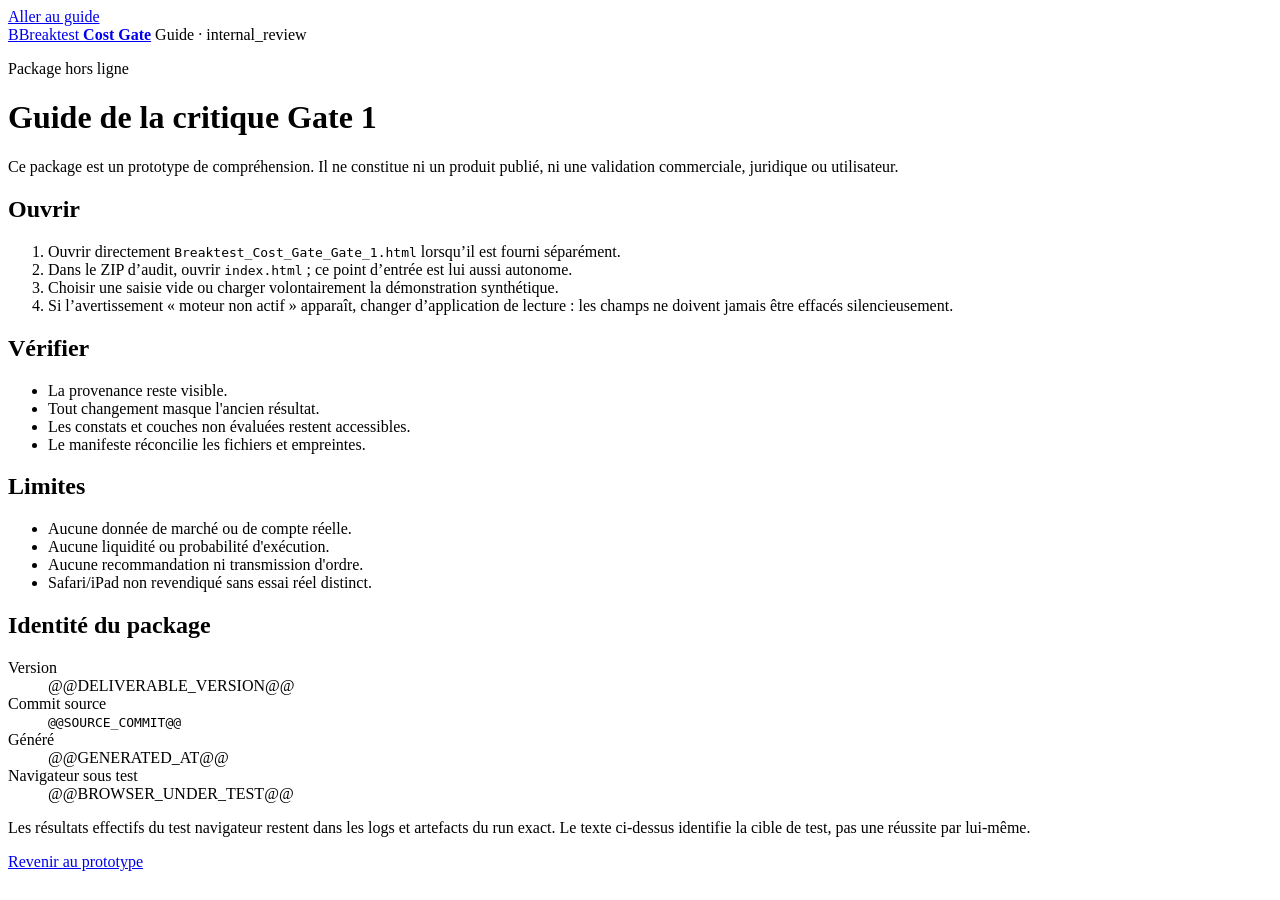
<file: cost_gate_critique/src/README.html>
<!doctype html>
<html lang="fr">
<head>
  <meta charset="utf-8">
  <meta name="viewport" content="width=device-width, initial-scale=1">
  <title>Guide du package — Breaktest Cost Gate</title>
  <style>@@INLINE_STYLES@@</style>
</head>
<body>
  <a class="skip-link" href="#guide">Aller au guide</a>
  <header class="site-header">
    <div class="shell header-inner">
      <a class="brand" href="index.html"><span class="brand-mark" aria-hidden="true">B</span><span>Breaktest <strong>Cost Gate</strong></span></a>
      <span class="review-badge">Guide · internal_review</span>
    </div>
  </header>
  <main class="shell evidence-section" id="guide" tabindex="-1">
    <p class="eyebrow">Package hors ligne</p>
    <h1>Guide de la critique Gate 1</h1>
    <p class="hero-copy">Ce package est un prototype de compréhension. Il ne constitue ni un produit publié, ni une validation commerciale, juridique ou utilisateur.</p>
    <div class="evidence-grid">
      <article>
        <h2>Ouvrir</h2>
        <ol>
          <li>Ouvrir directement <code>Breaktest_Cost_Gate_Gate_1.html</code> lorsqu’il est fourni séparément.</li>
          <li>Dans le ZIP d’audit, ouvrir <code>index.html</code> ; ce point d’entrée est lui aussi autonome.</li>
          <li>Choisir une saisie vide ou charger volontairement la démonstration synthétique.</li>
          <li>Si l’avertissement « moteur non actif » apparaît, changer d’application de lecture : les champs ne doivent jamais être effacés silencieusement.</li>
        </ol>
      </article>
      <article>
        <h2>Vérifier</h2>
        <ul>
          <li>La provenance reste visible.</li>
          <li>Tout changement masque l'ancien résultat.</li>
          <li>Les constats et couches non évaluées restent accessibles.</li>
          <li>Le manifeste réconcilie les fichiers et empreintes.</li>
        </ul>
      </article>
      <article>
        <h2>Limites</h2>
        <ul>
          <li>Aucune donnée de marché ou de compte réelle.</li>
          <li>Aucune liquidité ou probabilité d'exécution.</li>
          <li>Aucune recommandation ni transmission d'ordre.</li>
          <li>Safari/iPad non revendiqué sans essai réel distinct.</li>
        </ul>
      </article>
    </div>
    <section class="form-card" aria-labelledby="package-proof-title">
      <h2 id="package-proof-title">Identité du package</h2>
      <dl class="package-meta">
        <div><dt>Version</dt><dd>@@DELIVERABLE_VERSION@@</dd></div>
        <div><dt>Commit source</dt><dd><code>@@SOURCE_COMMIT@@</code></dd></div>
        <div><dt>Généré</dt><dd>@@GENERATED_AT@@</dd></div>
        <div><dt>Navigateur sous test</dt><dd>@@BROWSER_UNDER_TEST@@</dd></div>
      </dl>
      <p>Les résultats effectifs du test navigateur restent dans les logs et artefacts du run exact. Le texte ci-dessus identifie la cible de test, pas une réussite par lui-même.</p>
    </section>
    <p><a class="button button-primary" href="index.html">Revenir au prototype</a></p>
  </main>
</body>
</html>
</file>
<file: capital_efficiency_lab/styles.css>
:root {
  --ink: #12213b;
  --ink-soft: #2c3e58;
  --muted: #5d6a7e;
  --line: #dce3ec;
  --line-strong: #c7d2e1;
  --surface: #ffffff;
  --surface-soft: #f5f7fa;
  --surface-blue: #eef4fb;
  --surface-warm: #fffaf0;
  --blue: #165ca4;
  --blue-dark: #0f3f73;
  --teal: #2b7a7b;
  --danger: #a73838;
  --warning: #8d601f;
  --shadow: 0 18px 48px rgba(21, 39, 66, 0.08);
  --radius: 18px;
  font-family: Inter, ui-sans-serif, system-ui, -apple-system, BlinkMacSystemFont, "Segoe UI", sans-serif;
  color: var(--ink);
  background: #f8fafc;
}

* { box-sizing: border-box; }
html { scroll-behavior: smooth; }
body {
  margin: 0;
  background: linear-gradient(180deg, #fbfcfe 0, #f5f8fb 100%);
  color: var(--ink);
}
button, input, select { font: inherit; }
button { cursor: pointer; }
.shell { width: min(1320px, calc(100% - 32px)); margin-inline: auto; }
.skip-link {
  position: fixed;
  left: 16px;
  top: -80px;
  z-index: 100;
  padding: 12px 16px;
  border-radius: 8px;
  background: var(--ink);
  color: white;
}
.skip-link:focus { top: 12px; }

.topbar {
  position: sticky;
  top: 0;
  z-index: 20;
  border-bottom: 1px solid rgba(199, 210, 225, .8);
  background: rgba(255, 255, 255, .92);
  backdrop-filter: blur(14px);
}
.topbar-inner {
  min-height: 76px;
  display: flex;
  align-items: center;
  justify-content: space-between;
  gap: 20px;
}
.brand { display: flex; align-items: center; gap: 12px; }
.brand-mark {
  display: grid;
  place-items: center;
  width: 40px;
  height: 40px;
  border: 1px solid var(--line-strong);
  border-radius: 12px;
  background: white;
  color: var(--blue-dark);
  font: 700 24px/1 Georgia, serif;
}
.brand strong { display: block; font: 700 20px/1.1 Georgia, serif; }
.brand small { display: block; margin-top: 3px; color: var(--muted); }
.status-pill {
  display: inline-flex;
  align-items: center;
  min-height: 34px;
  padding: 7px 12px;
  border: 1px solid #b8cbe2;
  border-radius: 999px;
  background: #f5f9fe;
  color: var(--blue-dark);
  font-size: 13px;
  font-weight: 700;
}
.status-pill.subtle { background: white; color: var(--muted); }

.hero { padding: 58px 0 38px; }
.eyebrow {
  margin: 0 0 10px;
  color: var(--blue);
  font-size: 12px;
  font-weight: 800;
  letter-spacing: .16em;
}
.hero h1 {
  max-width: 900px;
  margin: 0;
  font: 650 clamp(38px, 5vw, 64px)/1.03 Georgia, serif;
  letter-spacing: -.035em;
}
.hero > p:not(.eyebrow) {
  max-width: 850px;
  margin: 20px 0 0;
  color: var(--muted);
  font-size: clamp(17px, 2vw, 20px);
  line-height: 1.6;
}
.journey {
  display: grid;
  grid-template-columns: repeat(3, minmax(0, 1fr));
  gap: 12px;
  max-width: 980px;
  padding: 0;
  margin: 28px 0 0;
  list-style: none;
}
.journey li {
  display: grid;
  grid-template-columns: 34px minmax(0, 1fr);
  column-gap: 11px;
  row-gap: 3px;
  align-items: center;
  padding: 14px;
  border: 1px solid var(--line);
  border-radius: 13px;
  background: rgba(255, 255, 255, .86);
}
.journey li > span {
  grid-row: 1 / 3;
  display: grid;
  place-items: center;
  width: 32px;
  height: 32px;
  border-radius: 50%;
  background: var(--surface-blue);
  color: var(--blue-dark);
  font-size: 13px;
  font-weight: 800;
}
.journey strong { font-size: 14px; }
.journey small { color: var(--muted); line-height: 1.35; }

.workspace {
  display: grid;
  grid-template-columns: minmax(0, .9fr) minmax(0, 1.1fr);
  align-items: start;
  gap: 24px;
  padding-bottom: 72px;
}
.input-panel,
.results-panel {
  border: 1px solid var(--line);
  border-radius: var(--radius);
  background: var(--surface);
  box-shadow: var(--shadow);
}
.input-panel { padding: 26px; }
.results-panel { padding: 28px; scroll-margin-top: 96px; }
.panel-heading,
.result-header {
  display: flex;
  align-items: flex-start;
  justify-content: space-between;
  gap: 16px;
}
h2, h3 { margin-top: 0; }
.panel-heading h2,
.result-header h2 {
  margin-bottom: 0;
  font: 650 29px/1.1 Georgia, serif;
}

.button {
  min-height: 44px;
  padding: 10px 15px;
  border: 1px solid transparent;
  border-radius: 10px;
  font-weight: 750;
  transition: transform .15s ease, border-color .15s ease, background .15s ease;
}
.button:hover { transform: translateY(-1px); }
.button:focus-visible,
input:focus-visible,
select:focus-visible,
summary:focus-visible {
  outline: 3px solid rgba(22, 92, 164, .22);
  outline-offset: 2px;
}
.button.primary { width: 100%; background: var(--blue-dark); color: white; }
.button.secondary { border-color: var(--line-strong); background: white; color: var(--blue-dark); }
.provenance-banner {
  margin: 18px 0 0;
  padding: 10px 12px;
  border-radius: 10px;
  background: var(--surface-blue);
  color: #42566f;
  font-size: 13px;
}
.error-summary {
  margin-top: 16px;
  padding: 12px 14px;
  border: 1px solid #e2aaaa;
  border-radius: 10px;
  background: #fff4f4;
  color: #7c2525;
}
.form-section { padding: 24px 0; border-top: 1px solid var(--line); }
.form-section.compact-first { margin-top: 20px; padding-bottom: 18px; }
.form-section h3 { margin-bottom: 16px; font-size: 17px; }
.form-grid { display: grid; grid-template-columns: repeat(2, minmax(0, 1fr)); gap: 16px; }
.field { min-width: 0; }
.field label,
.segmented-field legend {
  display: flex;
  justify-content: space-between;
  gap: 8px;
  margin-bottom: 7px;
  font-size: 13px;
  font-weight: 750;
}
.field small { display: block; margin-top: 7px; color: var(--muted); line-height: 1.45; }
.input-unit {
  display: grid;
  grid-template-columns: minmax(0, 1fr) auto;
  align-items: center;
  min-height: 46px;
  overflow: hidden;
  border: 1px solid var(--line-strong);
  border-radius: 10px;
  background: white;
}
.input-unit input {
  width: 100%;
  min-width: 0;
  padding: 11px 12px;
  border: 0;
  outline: 0;
  background: transparent;
  color: var(--ink);
}
.input-unit b { padding: 0 12px; color: var(--muted); font-size: 12px; font-weight: 700; }
select {
  width: 100%;
  min-height: 46px;
  padding: 10px 38px 10px 12px;
  border: 1px solid var(--line-strong);
  border-radius: 10px;
  background: white;
  color: var(--ink);
}
.segmented-field { margin: 0; padding: 0; border: 0; }
.segmented { display: grid; grid-template-columns: 1fr 1fr; gap: 8px; }
.segmented.three-way { grid-template-columns: repeat(3, minmax(0, 1fr)); }
.segmented label { position: relative; margin: 0; }
.segmented input { position: absolute; opacity: 0; }
.segmented span {
  display: grid;
  place-items: center;
  min-height: 46px;
  padding: 8px 10px;
  border: 1px solid var(--line-strong);
  border-radius: 10px;
  color: #465772;
  font-size: 13px;
  font-weight: 700;
  text-align: center;
}
.segmented input:checked + span {
  border-color: var(--blue);
  background: var(--surface-blue);
  color: var(--blue-dark);
  box-shadow: inset 0 0 0 1px var(--blue);
}
.segmented input:focus-visible + span {
  outline: 3px solid rgba(22, 92, 164, .22);
  outline-offset: 2px;
}
.featured-field .input-unit { border-color: #8fb0d2; box-shadow: inset 0 0 0 1px rgba(22, 92, 164, .08); }
.field-error { min-height: 18px; margin: 5px 0 0; color: var(--danger); font-size: 12px; }
.section-note { margin: 12px 0 0; color: var(--muted); font-size: 13px; line-height: 1.55; }

.progressive-section,
.result-disclosure { border-top: 1px solid var(--line); }
.progressive-section > summary,
.result-disclosure > summary {
  display: flex;
  align-items: center;
  justify-content: space-between;
  gap: 12px;
  padding: 17px 2px;
  cursor: pointer;
  list-style: none;
  color: var(--ink);
}
.progressive-section > summary::-webkit-details-marker,
.result-disclosure > summary::-webkit-details-marker { display: none; }
.progressive-section > summary::after,
.result-disclosure > summary::after {
  content: '+';
  display: grid;
  place-items: center;
  width: 28px;
  height: 28px;
  flex: 0 0 auto;
  border: 1px solid var(--line-strong);
  border-radius: 50%;
  color: var(--blue-dark);
  font-weight: 800;
}
.progressive-section[open] > summary::after,
.result-disclosure[open] > summary::after { content: '−'; }
.progressive-section summary span,
.result-disclosure summary span { display: grid; gap: 3px; }
.progressive-section summary b,
.result-disclosure summary b { font-size: 15px; }
.progressive-section summary small,
.result-disclosure summary small { color: var(--muted); font-size: 12px; font-weight: 500; line-height: 1.35; }
.details-content { padding: 2px 2px 20px; }
.constraint-option {
  margin-top: 15px;
  padding: 15px;
  border: 1px solid var(--line);
  border-radius: 12px;
  background: var(--surface-soft);
}
.submit-button { margin-top: 20px; }

.edge-mode-field { margin-bottom: 18px; }
.edge-mode-panel { margin-top: 14px; }
.range-intro {
  padding: 14px 15px;
  border: 1px solid var(--line);
  border-radius: 12px;
  background: var(--surface-soft);
}
.range-intro strong { font-size: 14px; }
.range-intro p { margin: 6px 0 0; color: var(--muted); font-size: 12px; line-height: 1.55; }
.range-input-grid {
  display: grid;
  grid-template-columns: repeat(3, minmax(0, 1fr));
  gap: 12px;
  margin-top: 14px;
}

.primary-result {
  margin-top: 22px;
  padding: 24px;
  border-radius: 16px;
  background: linear-gradient(135deg, #0f3f73, #1766aa);
  color: white;
}
.primary-result .kicker { margin: 0 0 8px; opacity: .76; font-size: 12px; font-weight: 800; letter-spacing: .12em; }
.primary-result strong {
  display: block;
  overflow-wrap: anywhere;
  font: 650 clamp(42px, 6vw, 72px)/1 Georgia, serif;
  letter-spacing: -.04em;
}
.primary-result.textual strong { max-width: 780px; font-size: clamp(29px, 4vw, 52px); line-height: 1.06; }
.primary-result span { display: block; margin-top: 10px; font-size: 15px; line-height: 1.45; opacity: .9; }
.primary-explanation { margin: 16px 0 0; color: #45566e; line-height: 1.6; }
.core-grid,
.edge-grid { display: grid; grid-template-columns: repeat(4, minmax(0, 1fr)); gap: 12px; margin-top: 18px; }
.metric { min-width: 0; padding: 17px; border: 1px solid var(--line); border-radius: 13px; background: #fff; }
.metric.emphasis { border-color: #a7bed9; background: #f5f9fd; }
.metric.secondary-metric { background: var(--surface-soft); }
.metric span,
.metric small { display: block; color: var(--muted); font-size: 12px; line-height: 1.35; }
.metric strong { display: block; margin: 8px 0 5px; font-size: clamp(21px, 2.4vw, 30px); font-weight: 760; letter-spacing: -.025em; }
.result-section { margin-top: 28px; padding-top: 25px; border-top: 1px solid var(--line); }
.section-title { display: flex; align-items: baseline; justify-content: space-between; gap: 18px; margin-bottom: 15px; }
.section-title.compact-title { margin-top: 24px; }
.section-title h3 { margin-bottom: 0; font-size: 19px; }
.section-title p { margin: 0; color: var(--muted); font-size: 12px; text-align: right; }

.range-summary {
  margin: 0 0 14px;
  padding: 14px 15px;
  border-left: 3px solid var(--blue);
  border-radius: 0 10px 10px 0;
  background: var(--surface-blue);
  color: var(--ink-soft);
  font-size: 14px;
  line-height: 1.55;
}
.range-grid { display: grid; grid-template-columns: repeat(3, minmax(0, 1fr)); gap: 12px; }
.range-card {
  min-width: 0;
  padding: 17px;
  border: 1px solid var(--line);
  border-radius: 13px;
  background: white;
}
.range-card.central { border-color: #9eb9d7; background: #f6f9fd; }
.range-card > span { color: var(--muted); font-size: 12px; font-weight: 750; }
.range-card strong { display: block; margin: 8px 0 5px; font-size: clamp(24px, 3vw, 34px); letter-spacing: -.03em; }
.range-card small { display: block; color: var(--muted); font-size: 12px; line-height: 1.45; }
.range-shape-note { margin: 9px 0 0; color: var(--muted); font-size: 12px; line-height: 1.5; }

.constraints-grid { display: grid; grid-template-columns: repeat(2, minmax(0, 1fr)); gap: 12px; }
.constraints-grid.single { grid-template-columns: 1fr; }
.constraint { padding: 18px; border: 1px solid var(--line); border-radius: 13px; background: var(--surface-soft); }
.constraint .label { color: var(--muted); font-size: 12px; }
.constraint strong { display: block; margin: 7px 0 6px; font-size: 24px; }
.constraint p { margin: 0; color: #53627a; font-size: 12px; line-height: 1.5; }
.constraint.unreachable { border-color: #dfc69b; background: var(--surface-warm); }
.constraint.unavailable { background: #f6f7f9; color: #667085; }
.range-constraint { background: #f7f9fc; }
.constraint-table {
  display: grid;
  grid-template-columns: minmax(90px, .35fr) 1fr;
  margin: 14px 0 0;
  overflow: hidden;
  border: 1px solid var(--line);
  border-radius: 10px;
  background: white;
}
.constraint-table dt,
.constraint-table dd { margin: 0; padding: 10px 12px; border-top: 1px solid var(--line); font-size: 12px; }
.constraint-table dt:nth-of-type(1),
.constraint-table dt:nth-of-type(1) + dd { border-top: 0; }
.constraint-table dt { color: var(--muted); font-weight: 750; }
.constraint-table dd { color: var(--ink-soft); }

.result-disclosure { margin-top: 25px; }
.result-disclosure > summary { padding: 19px 0; }
.disclosure-content { padding: 0 0 5px; }
.structure-grid { display: grid; grid-template-columns: 1fr 1fr; gap: 14px; }
.structure-card { padding: 16px; border: 1px solid var(--line); border-radius: 13px; }
.structure-label { display: flex; justify-content: space-between; gap: 12px; }
.structure-card p { color: var(--muted); font-size: 12px; line-height: 1.5; }
.bar { height: 8px; margin-top: 11px; overflow: hidden; border-radius: 999px; background: #eaf0f6; }
.bar span { display: block; height: 100%; background: var(--blue); }
.bar.variable span { background: var(--teal); }
.interpretation-note { color: #4c5c72; font-size: 13px; line-height: 1.55; }
.sensitivity-chart { display: grid; gap: 10px; }
.sensitivity-row { display: grid; grid-template-columns: 90px minmax(0, 1fr) 74px; gap: 10px; align-items: center; }
.sensitivity-row span { color: var(--muted); font-size: 12px; }
.sensitivity-track { height: 12px; overflow: hidden; border-radius: 999px; background: #eaf0f6; }
.sensitivity-track i { display: block; height: 100%; border-radius: inherit; background: linear-gradient(90deg, #8db8df, var(--blue-dark)); }
.sensitivity-row strong { text-align: right; font-size: 13px; }
.evidence-list { display: grid; gap: 0; margin: 0; overflow: hidden; border: 1px solid var(--line); border-radius: 13px; }
.evidence-list div { display: grid; grid-template-columns: minmax(130px, .42fr) 1fr; gap: 16px; padding: 12px 14px; border-top: 1px solid var(--line); }
.evidence-list div:first-child { border-top: 0; }
.evidence-list dt { font-weight: 750; }
.evidence-list dd { margin: 0; color: var(--muted); }
.disclaimer { margin: 14px 0 0; padding: 13px 14px; border-radius: 10px; background: var(--surface-blue); color: #42566f; font-size: 12px; line-height: 1.55; }
.footer { border-top: 1px solid var(--line); background: white; }
.footer .shell { min-height: 76px; display: flex; align-items: center; justify-content: space-between; gap: 20px; color: var(--muted); font-size: 12px; }
.sr-only { position: absolute; width: 1px; height: 1px; padding: 0; margin: -1px; overflow: hidden; clip: rect(0, 0, 0, 0); white-space: nowrap; border: 0; }
[hidden] { display: none !important; }

@media (max-width: 1080px) {
  .workspace { grid-template-columns: 1fr; }
  .input-panel, .results-panel { padding: 24px; }
  .core-grid, .edge-grid { grid-template-columns: repeat(2, minmax(0, 1fr)); }
}

@media (max-width: 720px) {
  .shell { width: min(100% - 20px, 1320px); }
  .topbar-inner { min-height: 64px; }
  .brand-mark { width: 34px; height: 34px; font-size: 20px; }
  .brand strong { font-size: 17px; }
  .brand small { display: none; }
  .status-pill { min-height: 30px; padding: 5px 9px; font-size: 10px; }
  .hero { padding: 36px 0 24px; }
  .hero h1 { font-size: 36px; }
  .hero > p:not(.eyebrow) { font-size: 16px; }
  .journey { grid-template-columns: 1fr; gap: 8px; }
  .journey li { padding: 11px 12px; }
  .input-panel, .results-panel { padding: 18px; border-radius: 14px; }
  .results-panel { scroll-margin-top: 78px; }
  .panel-heading, .result-header, .section-title { align-items: stretch; flex-direction: column; }
  .panel-heading .button { width: 100%; }
  .section-title p { text-align: left; }
  .form-grid,
  .constraints-grid,
  .structure-grid,
  .range-input-grid,
  .range-grid { grid-template-columns: 1fr; }
  .segmented.three-way { grid-template-columns: 1fr; }
  .core-grid, .edge-grid { grid-template-columns: 1fr 1fr; }
  .sensitivity-row { grid-template-columns: 72px minmax(0, 1fr) 64px; }
  .evidence-list div { grid-template-columns: 1fr; gap: 5px; }
  .footer .shell { padding: 16px 0; align-items: flex-start; flex-direction: column; gap: 4px; }
}

@media (max-width: 430px) {
  .hero h1 { font-size: 31px; line-height: 1.06; }
  .hero > p:not(.eyebrow) { font-size: 15px; line-height: 1.55; }
  .journey small { font-size: 11px; }
  .panel-heading h2, .result-header h2 { font-size: 25px; }
  .core-grid, .edge-grid { grid-template-columns: 1fr; }
  .primary-result { padding: 20px; }
  .primary-result strong { font-size: 46px; }
  .primary-result.textual strong { font-size: 30px; }
  .progressive-section > summary, .result-disclosure > summary { padding: 15px 0; }
  .constraint-table { grid-template-columns: 1fr; }
  .constraint-table dt, .constraint-table dd { border-top: 1px solid var(--line); }
  .constraint-table dt:first-child { border-top: 0; }
}

@media (prefers-reduced-motion: reduce) {
  *, *::before, *::after { scroll-behavior: auto !important; transition: none !important; }
}
</file>
<file: validation_site/styles.css>
:root {
  --bg: #f4f6f8;
  --surface: #ffffff;
  --surface-soft: #eef2f5;
  --text: #17202a;
  --muted: #5a6773;
  --border: #d7dee5;
  --accent: #315b78;
  --accent-strong: #24465d;
  --focus: #7a4e00;
  --error: #a12622;
  --info: #eaf2f7;
  --radius: 18px;
  --shadow: 0 18px 50px rgba(27, 44, 58, 0.08);
}
* { box-sizing: border-box; }
html { scroll-behavior: smooth; }
body { margin: 0; font-family: Inter, ui-sans-serif, system-ui, -apple-system, BlinkMacSystemFont, "Segoe UI", sans-serif; background: var(--bg); color: var(--text); font-size: 16px; line-height: 1.55; }
button, input, select { font: inherit; }
button, a, input, select, summary { -webkit-tap-highlight-color: transparent; }
a { color: var(--accent-strong); }
.shell { width: min(1180px, calc(100% - 32px)); margin: 0 auto; }
.skip-link { position: fixed; left: 12px; top: -60px; background: var(--text); color: white; padding: 12px 16px; z-index: 100; }
.skip-link:focus { top: 12px; }
.topbar { position: sticky; top: 0; z-index: 20; background: rgba(244, 246, 248, 0.94); border-bottom: 1px solid var(--border); backdrop-filter: blur(12px); }
.topbar-inner { min-height: 68px; display: flex; align-items: center; justify-content: space-between; gap: 20px; }
.brand { text-decoration: none; display: flex; flex-direction: column; line-height: 1.05; color: var(--text); }
.brand strong { letter-spacing: .09em; font-size: 15px; }
.brand span { color: var(--muted); font-size: 13px; margin-top: 5px; }
.hero { padding: 88px 0 72px; }
.hero h1 { max-width: 760px; margin: 10px 0 18px; font-size: clamp(2.5rem, 7vw, 5rem); line-height: .98; letter-spacing: -.05em; }
.hero-copy { max-width: 700px; font-size: clamp(1.05rem, 2vw, 1.25rem); color: var(--muted); margin: 0 0 28px; }
.eyebrow { color: var(--accent); font-size: .78rem; font-weight: 800; letter-spacing: .12em; }
.button { min-height: 46px; border-radius: 999px; padding: 11px 20px; border: 1px solid transparent; cursor: pointer; font-weight: 700; }
.button.primary { background: var(--accent); color: white; box-shadow: var(--shadow); }
.button.primary:hover { background: var(--accent-strong); }
.button.secondary { background: var(--surface); color: var(--text); border-color: var(--border); }
.button.muted { background: #e5e8eb; color: #707b84; }
.button:focus-visible, input:focus-visible, select:focus-visible, summary:focus-visible, a:focus-visible { outline: 3px solid #f2b84b; outline-offset: 3px; }
.proofs { list-style: none; padding: 0; margin: 24px 0 0; display: flex; flex-wrap: wrap; gap: 10px 20px; color: var(--muted); }
.proofs li::before { content: "•"; margin-right: 8px; color: var(--accent); }
.section { padding: 48px 0 72px; }
.section-heading { max-width: 720px; margin-bottom: 26px; }
.section-heading h2, .results h2 { margin: 4px 0 10px; font-size: clamp(1.85rem, 4vw, 3rem); line-height: 1.08; letter-spacing: -.035em; }
.section-heading p:not(.eyebrow) { color: var(--muted); }
.demo-row { display: flex; flex-wrap: wrap; gap: 10px; margin-bottom: 8px; }
.status { min-height: 1.4em; color: var(--muted); }
.form-grid { display: grid; grid-template-columns: 1fr 1fr; gap: 20px; }
.panel, .metric, .comparison-card, .share-box { background: var(--surface); border: 1px solid var(--border); border-radius: var(--radius); box-shadow: var(--shadow); }
.panel { padding: 24px; }
fieldset.panel { margin: 0; }
fieldset > legend { padding: 0 8px; font-weight: 800; font-size: 1.08rem; }
.field { margin-bottom: 20px; }
.field:last-child { margin-bottom: 0; }
.field label, .segmented-field legend { display: block; font-weight: 750; margin-bottom: 7px; }
.optional { color: var(--muted); font-weight: 500; font-size: .85rem; }
.input-unit { display: grid; grid-template-columns: minmax(0, 1fr) auto; align-items: stretch; border: 1px solid var(--border); border-radius: 12px; background: white; overflow: hidden; }
.input-unit:focus-within { border-color: var(--accent); box-shadow: 0 0 0 3px rgba(49,91,120,.12); }
.input-unit input { min-width: 0; min-height: 48px; border: 0; padding: 11px 13px; background: transparent; color: var(--text); font-variant-numeric: tabular-nums; }
.input-unit input:focus { outline: 0; }
.input-unit span { display: grid; place-items: center; padding: 0 13px; color: var(--muted); background: var(--surface-soft); border-left: 1px solid var(--border); white-space: nowrap; }
select, .interest-form > .field > input { width: 100%; min-height: 48px; border: 1px solid var(--border); border-radius: 12px; padding: 10px 12px; background: white; }
.help, .provenance, .field-error { font-size: .88rem; margin: 6px 0 0; }
.help, .provenance { color: var(--muted); }
.field-error { color: var(--error); min-height: 1.35em; }
[aria-invalid="true"] { outline: 2px solid var(--error); outline-offset: 1px; }
.segmented-field { border: 0; padding: 0; margin: 0 0 20px; }
.segmented { display: grid; grid-template-columns: 1fr 1fr; gap: 8px; }
.segmented label { margin: 0; }
.segmented input { position: absolute; opacity: 0; pointer-events: none; }
.segmented span { min-height: 46px; display: grid; place-items: center; border: 1px solid var(--border); border-radius: 12px; cursor: pointer; }
.segmented input:checked + span { border-color: var(--accent); background: var(--info); color: var(--accent-strong); font-weight: 800; }
.segmented input:focus-visible + span { outline: 3px solid #f2b84b; outline-offset: 3px; }
.submit-button { margin-top: 22px; width: min(100%, 320px); }
.error-summary { margin-bottom: 18px; padding: 14px 16px; border: 1px solid #e1aaa6; border-radius: 12px; color: #761c18; background: #fff2f1; }
.results:focus { outline: none; }
.metrics-grid { display: grid; grid-template-columns: repeat(4, 1fr); gap: 16px; }
.metric { padding: 20px; min-width: 0; }
.metric p { margin: 0 0 12px; color: var(--muted); }
.metric strong { display: block; font-size: clamp(1.7rem, 3.2vw, 2.7rem); line-height: 1; letter-spacing: -.04em; font-variant-numeric: tabular-nums; overflow-wrap: anywhere; }
.metric span { display: block; margin-top: 12px; color: var(--muted); }
.primary-metric { background: #203b4e; color: white; border-color: #203b4e; }
.primary-metric p, .primary-metric span { color: #dce7ed; }
.interpretation { max-width: 800px; margin: 20px 0 0; padding: 14px 16px; border-left: 4px solid var(--accent); background: var(--info); }
.subsection { margin-top: 38px; }
.subsection h3 { font-size: 1.4rem; margin-bottom: 8px; }
.component-list { display: grid; gap: 12px; }
.component-row { padding: 16px 18px; background: var(--surface); border: 1px solid var(--border); border-radius: 14px; }
.component-head, .component-meta { display: flex; justify-content: space-between; gap: 16px; }
.component-meta { color: var(--muted); font-size: .87rem; margin-top: 6px; }
.bar { height: 8px; background: #e5eaee; border-radius: 999px; overflow: hidden; margin-top: 10px; }
.bar span { display: block; height: 100%; background: var(--accent); border-radius: inherit; }
.zero-state { margin: 0; padding: 16px; border: 1px solid var(--border); border-radius: 12px; background: var(--surface); }
.comparison-grid { display: grid; grid-template-columns: repeat(3, 1fr); gap: 14px; }
.comparison-card { padding: 18px; }
.comparison-card h3 { margin-top: 0; }
dl { margin: 0; }
dl div { display: flex; justify-content: space-between; gap: 12px; padding: 9px 0; border-bottom: 1px solid var(--border); }
dl div:last-child { border-bottom: 0; }
dt { color: var(--muted); }
dd { margin: 0; text-align: right; font-weight: 750; font-variant-numeric: tabular-nums; }
.share-box { margin-top: 22px; padding: 18px; display: flex; flex-wrap: wrap; align-items: center; gap: 12px 18px; }
.checkbox { display: flex; align-items: flex-start; gap: 9px; flex: 1 1 320px; }
.checkbox input { width: 20px; height: 20px; }
.method-grid { display: grid; grid-template-columns: 1fr 1fr; gap: 18px; }
.method ul { padding-left: 20px; }
details { margin-top: 18px; padding: 16px 18px; border: 1px solid var(--border); border-radius: 12px; background: var(--surface); }
summary { cursor: pointer; font-weight: 800; }
.version, .disclaimer { color: var(--muted); max-width: 860px; }
.interest-form { display: grid; grid-template-columns: 1fr 1fr; gap: 16px; }
.interest-form .button { align-self: end; }
.interest-form .status, .interest-form .help { grid-column: 1 / -1; }
.footer { border-top: 1px solid var(--border); padding: 30px 0 48px; color: var(--muted); }
.footer .shell { display: flex; justify-content: space-between; gap: 20px; flex-wrap: wrap; }
.sr-only { position: absolute !important; width: 1px; height: 1px; padding: 0; margin: -1px; overflow: hidden; clip: rect(0,0,0,0); white-space: nowrap; border: 0; }
@media (max-width: 900px) {
  .metrics-grid { grid-template-columns: 1fr 1fr; }
  .comparison-grid { grid-template-columns: 1fr; }
}
@media (max-width: 720px) {
  .shell { width: min(100% - 24px, 1180px); }
  .topbar-inner { min-height: 60px; }
  .hero { padding: 58px 0 46px; }
  .hero h1 { font-size: clamp(2.4rem, 13vw, 3.7rem); }
  .section { padding: 36px 0 54px; }
  .form-grid, .metrics-grid, .method-grid, .interest-form { grid-template-columns: 1fr; }
  .panel { padding: 18px; }
  .button { width: 100%; }
  .demo-row .button { width: auto; flex: 1 1 150px; }
  .proofs { display: grid; }
  .component-head, .component-meta { align-items: flex-start; }
  .share-box { align-items: stretch; }
  .interest-form .status, .interest-form .help { grid-column: auto; }
}
@media (prefers-reduced-motion: reduce) {
  *, *::before, *::after { scroll-behavior: auto !important; transition-duration: .001ms !important; animation-duration: .001ms !important; animation-iteration-count: 1 !important; }
}
</file>
